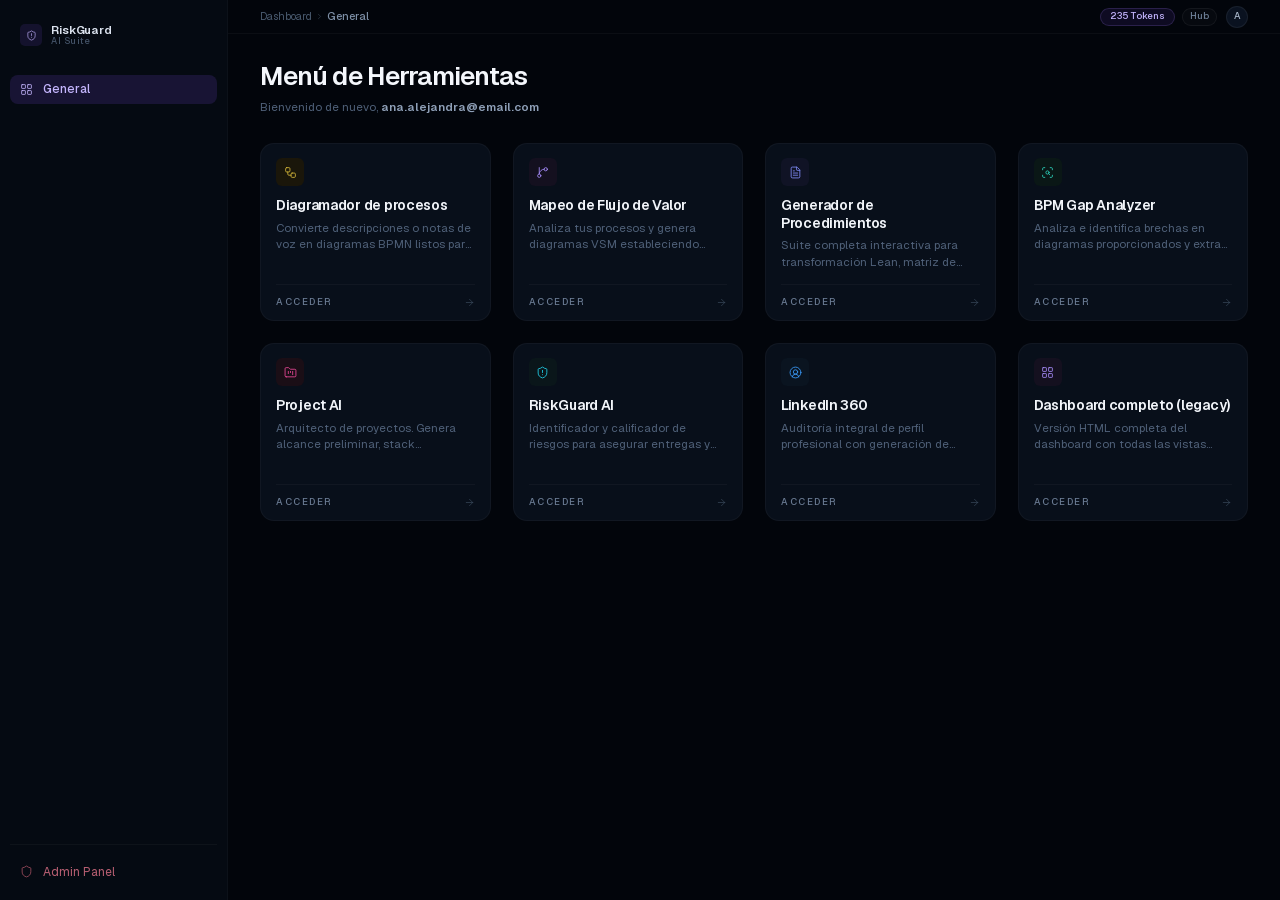
<file: index.html>
<!DOCTYPE html>
<html lang="es">
<head>
  <meta charset="UTF-8" />
  <meta name="viewport" content="width=device-width, initial-scale=1.0" />
  <meta http-equiv="refresh" content="0; url=./general.html" />
  <title>RiskGuard AI Suite</title>
  <link rel="icon" href="./favicon.ico" />
  <script>location.replace("./general.html");</script>
</head>
<body>
  <p>Redirigiendo al dashboard... <a href="./general.html">Continuar</a></p>
</body>
</html>
</file>
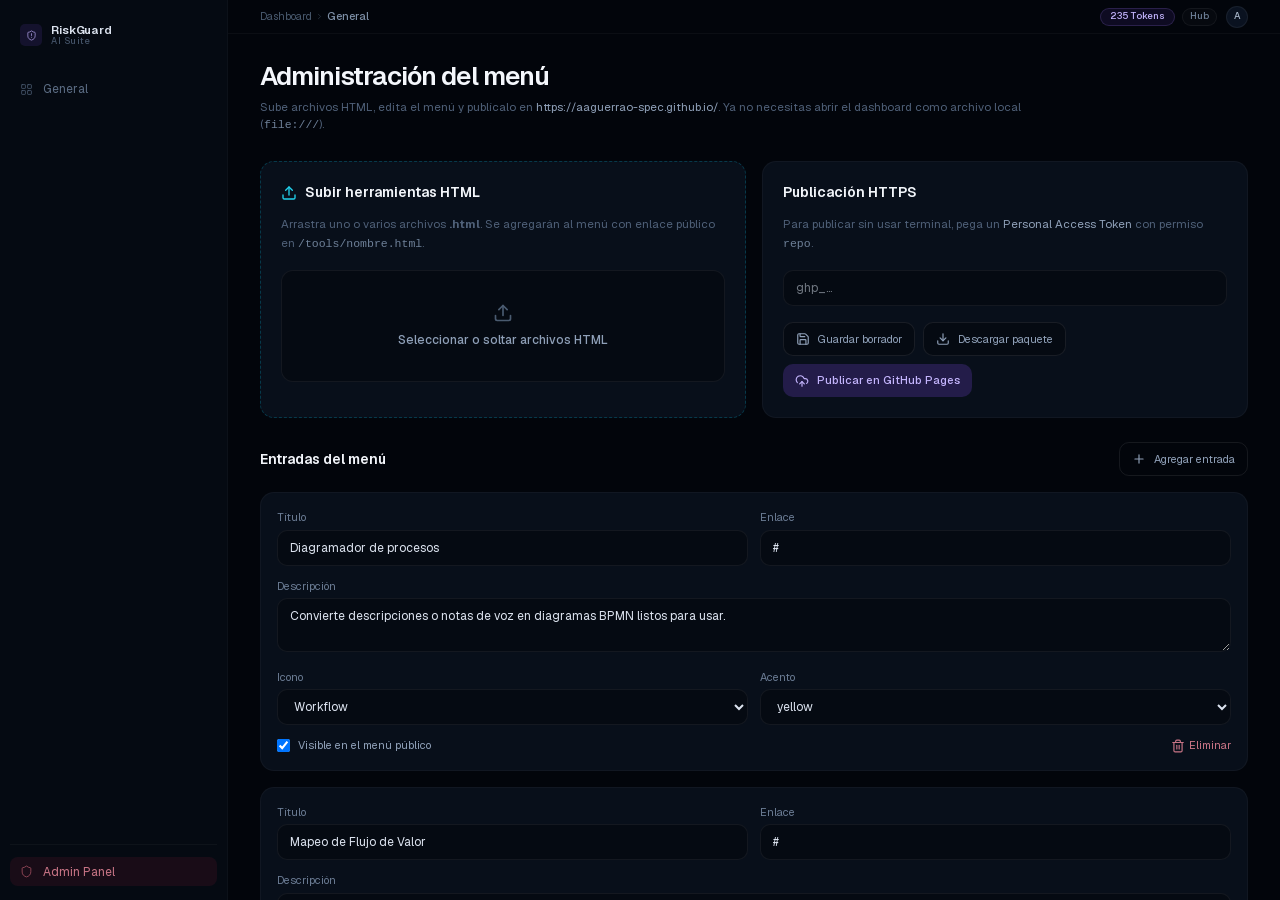
<file: admin.html>
<!DOCTYPE html><!--Y_5vMtNMdqfD98W3KLDuX--><html lang="es"><head><meta charSet="utf-8"/><meta name="viewport" content="width=device-width, initial-scale=1"/><link rel="preload" href="/_next/static/media/797e433ab948586e-s.p.29207c2f.woff2" as="font" crossorigin="" type="font/woff2"/><link rel="preload" href="/_next/static/media/caa3a2e1cccd8315-s.p.3b6cae6d.woff2" as="font" crossorigin="" type="font/woff2"/><link rel="stylesheet" href="/_next/static/chunks/315d7270d1f3c307.css" data-precedence="next"/><link rel="preload" as="script" fetchPriority="low" href="/_next/static/chunks/aaea1e64ef7e0faa.js"/><script src="/_next/static/chunks/db2a9a6742588eb7.js" async=""></script><script src="/_next/static/chunks/d4d3b5445f8b428b.js" async=""></script><script src="/_next/static/chunks/c20516c263ef3a09.js" async=""></script><script src="/_next/static/chunks/turbopack-f037570c5e388ef0.js" async=""></script><script src="/_next/static/chunks/ff1a16fafef87110.js" async=""></script><script src="/_next/static/chunks/7d5fd19a460be294.js" async=""></script><script src="/_next/static/chunks/4d5dcd26c0f8ccae.js" async=""></script><script src="/_next/static/chunks/01c8e048b6c92773.js" async=""></script><script src="/_next/static/chunks/7c9976714f6ba928.js" async=""></script><meta name="next-size-adjust" content=""/><title>RiskGuard AI Suite</title><meta name="description" content="Hub de herramientas AI empresariales — RiskGuard AI Suite"/><link rel="icon" href="/favicon.ico?favicon.0b3bf435.ico" sizes="256x256" type="image/x-icon"/><script src="/_next/static/chunks/a6dad97d9634a72d.js" noModule=""></script></head><body class="geist_a71539c9-module__T19VSG__variable geist_mono_8d43a2aa-module__8Li5zG__variable antialiased"><div hidden=""><!--$--><!--/$--></div><div class="flex h-screen w-full overflow-hidden bg-[#02050b]"><aside class="hidden h-full w-[228px] shrink-0 flex-col border-r border-white/[0.028] bg-[#050a12] md:flex"><div class="px-5 pb-0 pt-6"><a class="flex items-center gap-[9px]" href="/general"><div class="flex h-[22px] w-[22px] items-center justify-center rounded-[5px] bg-violet-500/[0.11]"><svg xmlns="http://www.w3.org/2000/svg" width="24" height="24" viewBox="0 0 24 24" fill="none" stroke="currentColor" stroke-width="1.65" stroke-linecap="round" stroke-linejoin="round" class="lucide lucide-shield-alert h-[11px] w-[11px] text-violet-300/85" aria-hidden="true"><path d="M20 13c0 5-3.5 7.5-7.66 8.95a1 1 0 0 1-.67-.01C7.5 20.5 4 18 4 13V6a1 1 0 0 1 1-1c2 0 4.5-1.2 6.24-2.72a1.17 1.17 0 0 1 1.52 0C14.51 3.81 17 5 19 5a1 1 0 0 1 1 1z"></path><path d="M12 8v4"></path><path d="M12 16h.01"></path></svg></div><div class="leading-[1.1]"><p class="text-[11.5px] font-semibold tracking-[-0.01em] text-[#dce3ef]">RiskGuard</p><p class="text-[9px] font-medium tracking-[0.06em] text-[#445368]">AI Suite</p></div></a></div><nav class="mt-7 flex flex-1 flex-col px-2.5"><ul class="space-y-[2px]"><li><a class="flex items-center gap-2.5 rounded-[8px] px-[10px] py-[8px] text-[12px] leading-none transition-colors duration-150 font-normal text-[#5c6d84] hover:bg-white/[0.015] hover:text-[#7a8ba3]" href="/general"><svg xmlns="http://www.w3.org/2000/svg" width="24" height="24" viewBox="0 0 24 24" fill="none" stroke="currentColor" stroke-width="1.5" stroke-linecap="round" stroke-linejoin="round" class="lucide lucide-layout-grid h-[13px] w-[13px] shrink-0 text-[#4a5b70]" aria-hidden="true"><rect width="7" height="7" x="3" y="3" rx="1"></rect><rect width="7" height="7" x="14" y="3" rx="1"></rect><rect width="7" height="7" x="14" y="14" rx="1"></rect><rect width="7" height="7" x="3" y="14" rx="1"></rect></svg><span class="truncate">General</span></a></li></ul><div class="mt-auto pb-3.5 pt-6"><div class="mb-3 h-px bg-white/[0.035]"></div><a class="flex items-center gap-2.5 rounded-[8px] px-[10px] py-[8px] text-[12px] font-normal leading-none transition-colors duration-150 bg-rose-500/[0.08] text-[#c97586]" href="/admin"><svg xmlns="http://www.w3.org/2000/svg" width="24" height="24" viewBox="0 0 24 24" fill="none" stroke="currentColor" stroke-width="1.5" stroke-linecap="round" stroke-linejoin="round" class="lucide lucide-shield h-[13px] w-[13px] shrink-0 text-[#a34f61]" aria-hidden="true"><path d="M20 13c0 5-3.5 7.5-7.66 8.95a1 1 0 0 1-.67-.01C7.5 20.5 4 18 4 13V6a1 1 0 0 1 1-1c2 0 4.5-1.2 6.24-2.72a1.17 1.17 0 0 1 1.52 0C14.51 3.81 17 5 19 5a1 1 0 0 1 1 1z"></path></svg><span>Admin Panel</span></a></div></nav></aside><div class="flex min-w-0 flex-1 flex-col"><header class="flex h-[34px] shrink-0 items-center justify-between border-b border-white/[0.035] bg-[#02050b] px-6 md:px-8"><nav aria-label="Breadcrumb" class="flex items-center gap-[3px]"><span class="flex items-center gap-[3px]"><span class="text-[10.5px] font-normal text-[#4a5b70]">Dashboard</span></span><span class="flex items-center gap-[3px]"><svg xmlns="http://www.w3.org/2000/svg" width="24" height="24" viewBox="0 0 24 24" fill="none" stroke="currentColor" stroke-width="1.5" stroke-linecap="round" stroke-linejoin="round" class="lucide lucide-chevron-right h-[9px] w-[9px] text-[#364657]" aria-hidden="true"><path d="m9 18 6-6-6-6"></path></svg><span class="text-[10.5px] font-medium text-[#7d8fa6]">Administración</span></span></nav><div class="flex items-center gap-[7px]"><span class="inline-flex h-[18px] items-center rounded-full border border-violet-400/18 bg-violet-500/[0.09] px-[9px] text-[9.5px] font-medium tracking-[0.01em] text-[#c4b5fd]">235 Tokens</span><span class="inline-flex h-[18px] items-center rounded-full border border-white/[0.055] bg-white/[0.02] px-[7px] text-[9.5px] font-medium text-[#6e8098]">Hub</span><div class="ml-0.5 flex h-[22px] w-[22px] items-center justify-center rounded-full border border-white/[0.06] bg-[#0a1220] text-[9.5px] font-medium text-[#a8b6c9]">A</div></div></header><main class="flex-1 overflow-y-auto bg-[#02050b]"><div class="px-6 pb-10 pt-7 md:px-8"><p class="text-[12px] text-[#5a6b84]">Cargando panel de administración...</p></div><!--$--><!--/$--></main></div></div><script src="/_next/static/chunks/aaea1e64ef7e0faa.js" id="_R_" async=""></script><script>(self.__next_f=self.__next_f||[]).push([0])</script><script>self.__next_f.push([1,"1:\"$Sreact.fragment\"\n2:I[39756,[\"/_next/static/chunks/ff1a16fafef87110.js\",\"/_next/static/chunks/7d5fd19a460be294.js\"],\"default\"]\n3:I[37457,[\"/_next/static/chunks/ff1a16fafef87110.js\",\"/_next/static/chunks/7d5fd19a460be294.js\"],\"default\"]\n4:I[2294,[\"/_next/static/chunks/4d5dcd26c0f8ccae.js\",\"/_next/static/chunks/01c8e048b6c92773.js\"],\"AppSidebar\"]\n5:I[32542,[\"/_next/static/chunks/4d5dcd26c0f8ccae.js\",\"/_next/static/chunks/01c8e048b6c92773.js\"],\"AppTopbar\"]\n6:I[47257,[\"/_next/static/chunks/ff1a16fafef87110.js\",\"/_next/static/chunks/7d5fd19a460be294.js\"],\"ClientPageRoot\"]\n7:I[17056,[\"/_next/static/chunks/4d5dcd26c0f8ccae.js\",\"/_next/static/chunks/01c8e048b6c92773.js\",\"/_next/static/chunks/7c9976714f6ba928.js\"],\"default\"]\na:I[97367,[\"/_next/static/chunks/ff1a16fafef87110.js\",\"/_next/static/chunks/7d5fd19a460be294.js\"],\"OutletBoundary\"]\nc:I[11533,[\"/_next/static/chunks/ff1a16fafef87110.js\",\"/_next/static/chunks/7d5fd19a460be294.js\"],\"AsyncMetadataOutlet\"]\ne:I[97367,[\"/_next/static/chunks/ff1a16fafef87110.js\",\"/_next/static/chunks/7d5fd19a460be294.js\"],\"ViewportBoundary\"]\n10:I[97367,[\"/_next/static/chunks/ff1a16fafef87110.js\",\"/_next/static/chunks/7d5fd19a460be294.js\"],\"MetadataBoundary\"]\n11:\"$Sreact.suspense\"\n13:I[68027,[],\"default\"]\n:HL[\"/_next/static/chunks/315d7270d1f3c307.css\",\"style\"]\n:HL[\"/_next/static/media/797e433ab948586e-s.p.29207c2f.woff2\",\"font\",{\"crossOrigin\":\"\",\"type\":\"font/woff2\"}]\n:HL[\"/_next/static/media/caa3a2e1cccd8315-s.p.3b6cae6d.woff2\",\"font\",{\"crossOrigin\":\"\",\"type\":\"font/woff2\"}]\n"])</script><script>self.__next_f.push([1,"0:{\"P\":null,\"b\":\"Y_5vMtNMdqfD98W3KLDuX\",\"p\":\"\",\"c\":[\"\",\"admin\"],\"i\":false,\"f\":[[[\"\",{\"children\":[\"(dashboard)\",{\"children\":[\"admin\",{\"children\":[\"__PAGE__\",{}]}]}]},\"$undefined\",\"$undefined\",true],[\"\",[\"$\",\"$1\",\"c\",{\"children\":[[[\"$\",\"link\",\"0\",{\"rel\":\"stylesheet\",\"href\":\"/_next/static/chunks/315d7270d1f3c307.css\",\"precedence\":\"next\",\"crossOrigin\":\"$undefined\",\"nonce\":\"$undefined\"}]],[\"$\",\"html\",null,{\"lang\":\"es\",\"children\":[\"$\",\"body\",null,{\"className\":\"geist_a71539c9-module__T19VSG__variable geist_mono_8d43a2aa-module__8Li5zG__variable antialiased\",\"children\":[\"$\",\"$L2\",null,{\"parallelRouterKey\":\"children\",\"error\":\"$undefined\",\"errorStyles\":\"$undefined\",\"errorScripts\":\"$undefined\",\"template\":[\"$\",\"$L3\",null,{}],\"templateStyles\":\"$undefined\",\"templateScripts\":\"$undefined\",\"notFound\":[[[\"$\",\"title\",null,{\"children\":\"404: This page could not be found.\"}],[\"$\",\"div\",null,{\"style\":{\"fontFamily\":\"system-ui,\\\"Segoe UI\\\",Roboto,Helvetica,Arial,sans-serif,\\\"Apple Color Emoji\\\",\\\"Segoe UI Emoji\\\"\",\"height\":\"100vh\",\"textAlign\":\"center\",\"display\":\"flex\",\"flexDirection\":\"column\",\"alignItems\":\"center\",\"justifyContent\":\"center\"},\"children\":[\"$\",\"div\",null,{\"children\":[[\"$\",\"style\",null,{\"dangerouslySetInnerHTML\":{\"__html\":\"body{color:#000;background:#fff;margin:0}.next-error-h1{border-right:1px solid rgba(0,0,0,.3)}@media (prefers-color-scheme:dark){body{color:#fff;background:#000}.next-error-h1{border-right:1px solid rgba(255,255,255,.3)}}\"}}],[\"$\",\"h1\",null,{\"className\":\"next-error-h1\",\"style\":{\"display\":\"inline-block\",\"margin\":\"0 20px 0 0\",\"padding\":\"0 23px 0 0\",\"fontSize\":24,\"fontWeight\":500,\"verticalAlign\":\"top\",\"lineHeight\":\"49px\"},\"children\":404}],[\"$\",\"div\",null,{\"style\":{\"display\":\"inline-block\"},\"children\":[\"$\",\"h2\",null,{\"style\":{\"fontSize\":14,\"fontWeight\":400,\"lineHeight\":\"49px\",\"margin\":0},\"children\":\"This page could not be found.\"}]}]]}]}]],[]],\"forbidden\":\"$undefined\",\"unauthorized\":\"$undefined\"}]}]}]]}],{\"children\":[\"(dashboard)\",[\"$\",\"$1\",\"c\",{\"children\":[[[\"$\",\"script\",\"script-0\",{\"src\":\"/_next/static/chunks/4d5dcd26c0f8ccae.js\",\"async\":true,\"nonce\":\"$undefined\"}],[\"$\",\"script\",\"script-1\",{\"src\":\"/_next/static/chunks/01c8e048b6c92773.js\",\"async\":true,\"nonce\":\"$undefined\"}]],[\"$\",\"div\",null,{\"className\":\"flex h-screen w-full overflow-hidden bg-[#02050b]\",\"children\":[[\"$\",\"$L4\",null,{}],[\"$\",\"div\",null,{\"className\":\"flex min-w-0 flex-1 flex-col\",\"children\":[[\"$\",\"$L5\",null,{}],[\"$\",\"main\",null,{\"className\":\"flex-1 overflow-y-auto bg-[#02050b]\",\"children\":[\"$\",\"$L2\",null,{\"parallelRouterKey\":\"children\",\"error\":\"$undefined\",\"errorStyles\":\"$undefined\",\"errorScripts\":\"$undefined\",\"template\":[\"$\",\"$L3\",null,{}],\"templateStyles\":\"$undefined\",\"templateScripts\":\"$undefined\",\"notFound\":[[[\"$\",\"title\",null,{\"children\":\"404: This page could not be found.\"}],[\"$\",\"div\",null,{\"style\":\"$0:f:0:1:1:props:children:1:props:children:props:children:props:notFound:0:1:props:style\",\"children\":[\"$\",\"div\",null,{\"children\":[[\"$\",\"style\",null,{\"dangerouslySetInnerHTML\":{\"__html\":\"body{color:#000;background:#fff;margin:0}.next-error-h1{border-right:1px solid rgba(0,0,0,.3)}@media (prefers-color-scheme:dark){body{color:#fff;background:#000}.next-error-h1{border-right:1px solid rgba(255,255,255,.3)}}\"}}],[\"$\",\"h1\",null,{\"className\":\"next-error-h1\",\"style\":\"$0:f:0:1:1:props:children:1:props:children:props:children:props:notFound:0:1:props:children:props:children:1:props:style\",\"children\":404}],[\"$\",\"div\",null,{\"style\":\"$0:f:0:1:1:props:children:1:props:children:props:children:props:notFound:0:1:props:children:props:children:2:props:style\",\"children\":[\"$\",\"h2\",null,{\"style\":\"$0:f:0:1:1:props:children:1:props:children:props:children:props:notFound:0:1:props:children:props:children:2:props:children:props:style\",\"children\":\"This page could not be found.\"}]}]]}]}]],[]],\"forbidden\":\"$undefined\",\"unauthorized\":\"$undefined\"}]}]]}]]}]]}],{\"children\":[\"admin\",[\"$\",\"$1\",\"c\",{\"children\":[null,[\"$\",\"$L2\",null,{\"parallelRouterKey\":\"children\",\"error\":\"$undefined\",\"errorStyles\":\"$undefined\",\"errorScripts\":\"$undefined\",\"template\":[\"$\",\"$L3\",null,{}],\"templateStyles\":\"$undefined\",\"templateScripts\":\"$undefined\",\"notFound\":\"$undefined\",\"forbidden\":\"$undefined\",\"unauthorized\":\"$undefined\"}]]}],{\"children\":[\"__PAGE__\",[\"$\",\"$1\",\"c\",{\"children\":[[\"$\",\"$L6\",null,{\"Component\":\"$7\",\"searchParams\":{},\"params\":{},\"promises\":[\"$@8\",\"$@9\"]}],[[\"$\",\"script\",\"script-0\",{\"src\":\"/_next/static/chunks/7c9976714f6ba928.js\",\"async\":true,\"nonce\":\"$undefined\"}]],[\"$\",\"$La\",null,{\"children\":[\"$Lb\",[\"$\",\"$Lc\",null,{\"promise\":\"$@d\"}]]}]]}],{},null,false]},null,false]},null,false]},null,false],[\"$\",\"$1\",\"h\",{\"children\":[null,[[\"$\",\"$Le\",null,{\"children\":\"$Lf\"}],[\"$\",\"meta\",null,{\"name\":\"next-size-adjust\",\"content\":\"\"}]],[\"$\",\"$L10\",null,{\"children\":[\"$\",\"div\",null,{\"hidden\":true,\"children\":[\"$\",\"$11\",null,{\"fallback\":null,\"children\":\"$L12\"}]}]}]]}],false]],\"m\":\"$undefined\",\"G\":[\"$13\",[[\"$\",\"link\",\"0\",{\"rel\":\"stylesheet\",\"href\":\"/_next/static/chunks/315d7270d1f3c307.css\",\"precedence\":\"next\",\"crossOrigin\":\"$undefined\",\"nonce\":\"$undefined\"}]]],\"s\":false,\"S\":true}\n"])</script><script>self.__next_f.push([1,"8:{}\n9:\"$0:f:0:1:2:children:2:children:2:children:1:props:children:0:props:params\"\n"])</script><script>self.__next_f.push([1,"f:[[\"$\",\"meta\",\"0\",{\"charSet\":\"utf-8\"}],[\"$\",\"meta\",\"1\",{\"name\":\"viewport\",\"content\":\"width=device-width, initial-scale=1\"}]]\nb:null\n"])</script><script>self.__next_f.push([1,"14:I[27201,[\"/_next/static/chunks/ff1a16fafef87110.js\",\"/_next/static/chunks/7d5fd19a460be294.js\"],\"IconMark\"]\nd:{\"metadata\":[[\"$\",\"title\",\"0\",{\"children\":\"RiskGuard AI Suite\"}],[\"$\",\"meta\",\"1\",{\"name\":\"description\",\"content\":\"Hub de herramientas AI empresariales — RiskGuard AI Suite\"}],[\"$\",\"link\",\"2\",{\"rel\":\"icon\",\"href\":\"/favicon.ico?favicon.0b3bf435.ico\",\"sizes\":\"256x256\",\"type\":\"image/x-icon\"}],[\"$\",\"$L14\",\"3\",{}]],\"error\":null,\"digest\":\"$undefined\"}\n"])</script><script>self.__next_f.push([1,"12:\"$d:metadata\"\n"])</script></body></html>
</file>
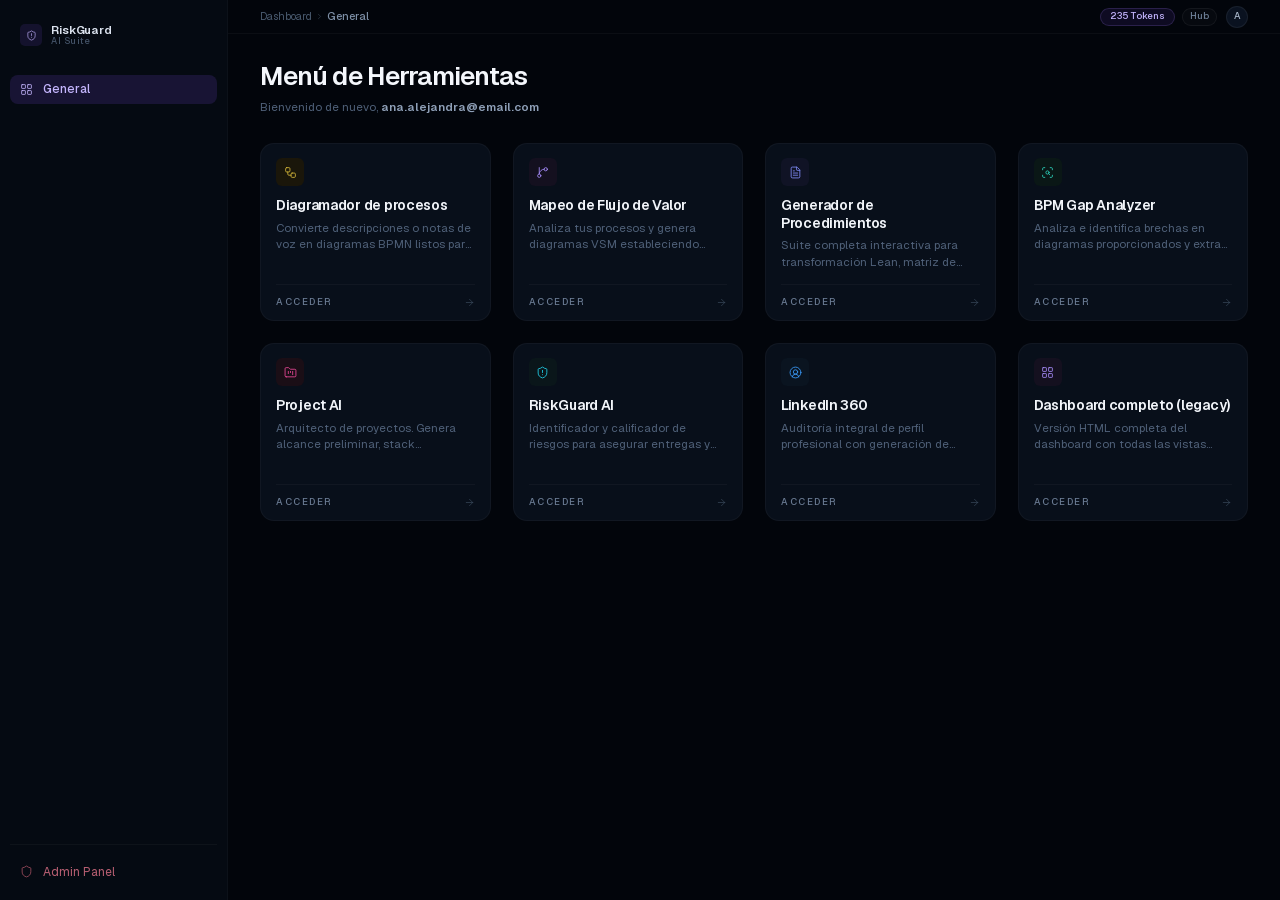
<file: general.html>
<!DOCTYPE html><!--Y_5vMtNMdqfD98W3KLDuX--><html lang="es"><head><meta charSet="utf-8"/><meta name="viewport" content="width=device-width, initial-scale=1"/><link rel="preload" href="/_next/static/media/797e433ab948586e-s.p.29207c2f.woff2" as="font" crossorigin="" type="font/woff2"/><link rel="preload" href="/_next/static/media/caa3a2e1cccd8315-s.p.3b6cae6d.woff2" as="font" crossorigin="" type="font/woff2"/><link rel="stylesheet" href="/_next/static/chunks/315d7270d1f3c307.css" data-precedence="next"/><link rel="preload" as="script" fetchPriority="low" href="/_next/static/chunks/aaea1e64ef7e0faa.js"/><script src="/_next/static/chunks/db2a9a6742588eb7.js" async=""></script><script src="/_next/static/chunks/d4d3b5445f8b428b.js" async=""></script><script src="/_next/static/chunks/c20516c263ef3a09.js" async=""></script><script src="/_next/static/chunks/turbopack-f037570c5e388ef0.js" async=""></script><script src="/_next/static/chunks/ff1a16fafef87110.js" async=""></script><script src="/_next/static/chunks/7d5fd19a460be294.js" async=""></script><script src="/_next/static/chunks/4d5dcd26c0f8ccae.js" async=""></script><script src="/_next/static/chunks/01c8e048b6c92773.js" async=""></script><script src="/_next/static/chunks/76072d22c10c9a6a.js" async=""></script><meta name="next-size-adjust" content=""/><title>RiskGuard AI Suite</title><meta name="description" content="Hub de herramientas AI empresariales — RiskGuard AI Suite"/><link rel="icon" href="/favicon.ico?favicon.0b3bf435.ico" sizes="256x256" type="image/x-icon"/><script src="/_next/static/chunks/a6dad97d9634a72d.js" noModule=""></script></head><body class="geist_a71539c9-module__T19VSG__variable geist_mono_8d43a2aa-module__8Li5zG__variable antialiased"><div hidden=""><!--$--><!--/$--></div><div class="flex h-screen w-full overflow-hidden bg-[#02050b]"><aside class="hidden h-full w-[228px] shrink-0 flex-col border-r border-white/[0.028] bg-[#050a12] md:flex"><div class="px-5 pb-0 pt-6"><a class="flex items-center gap-[9px]" href="/general"><div class="flex h-[22px] w-[22px] items-center justify-center rounded-[5px] bg-violet-500/[0.11]"><svg xmlns="http://www.w3.org/2000/svg" width="24" height="24" viewBox="0 0 24 24" fill="none" stroke="currentColor" stroke-width="1.65" stroke-linecap="round" stroke-linejoin="round" class="lucide lucide-shield-alert h-[11px] w-[11px] text-violet-300/85" aria-hidden="true"><path d="M20 13c0 5-3.5 7.5-7.66 8.95a1 1 0 0 1-.67-.01C7.5 20.5 4 18 4 13V6a1 1 0 0 1 1-1c2 0 4.5-1.2 6.24-2.72a1.17 1.17 0 0 1 1.52 0C14.51 3.81 17 5 19 5a1 1 0 0 1 1 1z"></path><path d="M12 8v4"></path><path d="M12 16h.01"></path></svg></div><div class="leading-[1.1]"><p class="text-[11.5px] font-semibold tracking-[-0.01em] text-[#dce3ef]">RiskGuard</p><p class="text-[9px] font-medium tracking-[0.06em] text-[#445368]">AI Suite</p></div></a></div><nav class="mt-7 flex flex-1 flex-col px-2.5"><ul class="space-y-[2px]"><li><a class="flex items-center gap-2.5 rounded-[8px] px-[10px] py-[8px] text-[12px] leading-none transition-colors duration-150 bg-violet-500/[0.14] font-medium text-[#c4b5fd]" href="/general"><svg xmlns="http://www.w3.org/2000/svg" width="24" height="24" viewBox="0 0 24 24" fill="none" stroke="currentColor" stroke-width="1.5" stroke-linecap="round" stroke-linejoin="round" class="lucide lucide-layout-grid h-[13px] w-[13px] shrink-0 text-[#c4b5fd]" aria-hidden="true"><rect width="7" height="7" x="3" y="3" rx="1"></rect><rect width="7" height="7" x="14" y="3" rx="1"></rect><rect width="7" height="7" x="14" y="14" rx="1"></rect><rect width="7" height="7" x="3" y="14" rx="1"></rect></svg><span class="truncate">General</span></a></li></ul><div class="mt-auto pb-3.5 pt-6"><div class="mb-3 h-px bg-white/[0.035]"></div><a class="flex items-center gap-2.5 rounded-[8px] px-[10px] py-[8px] text-[12px] font-normal leading-none transition-colors duration-150 text-[#b85f72] hover:bg-rose-500/[0.04] hover:text-[#c97586]" href="/admin"><svg xmlns="http://www.w3.org/2000/svg" width="24" height="24" viewBox="0 0 24 24" fill="none" stroke="currentColor" stroke-width="1.5" stroke-linecap="round" stroke-linejoin="round" class="lucide lucide-shield h-[13px] w-[13px] shrink-0 text-[#a34f61]" aria-hidden="true"><path d="M20 13c0 5-3.5 7.5-7.66 8.95a1 1 0 0 1-.67-.01C7.5 20.5 4 18 4 13V6a1 1 0 0 1 1-1c2 0 4.5-1.2 6.24-2.72a1.17 1.17 0 0 1 1.52 0C14.51 3.81 17 5 19 5a1 1 0 0 1 1 1z"></path></svg><span>Admin Panel</span></a></div></nav></aside><div class="flex min-w-0 flex-1 flex-col"><header class="flex h-[34px] shrink-0 items-center justify-between border-b border-white/[0.035] bg-[#02050b] px-6 md:px-8"><nav aria-label="Breadcrumb" class="flex items-center gap-[3px]"><span class="flex items-center gap-[3px]"><span class="text-[10.5px] font-normal text-[#4a5b70]">Dashboard</span></span><span class="flex items-center gap-[3px]"><svg xmlns="http://www.w3.org/2000/svg" width="24" height="24" viewBox="0 0 24 24" fill="none" stroke="currentColor" stroke-width="1.5" stroke-linecap="round" stroke-linejoin="round" class="lucide lucide-chevron-right h-[9px] w-[9px] text-[#364657]" aria-hidden="true"><path d="m9 18 6-6-6-6"></path></svg><span class="text-[10.5px] font-medium text-[#7d8fa6]">General</span></span></nav><div class="flex items-center gap-[7px]"><span class="inline-flex h-[18px] items-center rounded-full border border-violet-400/18 bg-violet-500/[0.09] px-[9px] text-[9.5px] font-medium tracking-[0.01em] text-[#c4b5fd]">235 Tokens</span><span class="inline-flex h-[18px] items-center rounded-full border border-white/[0.055] bg-white/[0.02] px-[7px] text-[9.5px] font-medium text-[#6e8098]">Hub</span><div class="ml-0.5 flex h-[22px] w-[22px] items-center justify-center rounded-full border border-white/[0.06] bg-[#0a1220] text-[9.5px] font-medium text-[#a8b6c9]">A</div></div></header><main class="flex-1 overflow-y-auto bg-[#02050b]"><div class="px-6 pb-10 pt-7 md:px-8"><header class="mb-7"><h1 class="text-[26px] font-semibold leading-[1.15] tracking-[-0.035em] text-[#f4f7fc]">Menú de Herramientas</h1><p class="mt-[6px] text-[11.5px] leading-normal text-[#4f6078]">Bienvenido de nuevo,<!-- --> <span class="font-semibold text-[#8fa0b8]">ana.alejandra@email.com</span></p></header><div class="rounded-[14px] border border-white/[0.035] bg-[#080f1a] px-5 py-8 text-[12px] text-[#5a6b84]">Cargando menú de herramientas...</div></div><!--$--><!--/$--></main></div></div><script src="/_next/static/chunks/aaea1e64ef7e0faa.js" id="_R_" async=""></script><script>(self.__next_f=self.__next_f||[]).push([0])</script><script>self.__next_f.push([1,"1:\"$Sreact.fragment\"\n2:I[39756,[\"/_next/static/chunks/ff1a16fafef87110.js\",\"/_next/static/chunks/7d5fd19a460be294.js\"],\"default\"]\n3:I[37457,[\"/_next/static/chunks/ff1a16fafef87110.js\",\"/_next/static/chunks/7d5fd19a460be294.js\"],\"default\"]\n4:I[2294,[\"/_next/static/chunks/4d5dcd26c0f8ccae.js\",\"/_next/static/chunks/01c8e048b6c92773.js\"],\"AppSidebar\"]\n5:I[32542,[\"/_next/static/chunks/4d5dcd26c0f8ccae.js\",\"/_next/static/chunks/01c8e048b6c92773.js\"],\"AppTopbar\"]\n6:I[964,[\"/_next/static/chunks/4d5dcd26c0f8ccae.js\",\"/_next/static/chunks/01c8e048b6c92773.js\",\"/_next/static/chunks/76072d22c10c9a6a.js\"],\"ToolsGrid\"]\n7:I[97367,[\"/_next/static/chunks/ff1a16fafef87110.js\",\"/_next/static/chunks/7d5fd19a460be294.js\"],\"OutletBoundary\"]\n9:I[11533,[\"/_next/static/chunks/ff1a16fafef87110.js\",\"/_next/static/chunks/7d5fd19a460be294.js\"],\"AsyncMetadataOutlet\"]\nb:I[97367,[\"/_next/static/chunks/ff1a16fafef87110.js\",\"/_next/static/chunks/7d5fd19a460be294.js\"],\"ViewportBoundary\"]\nd:I[97367,[\"/_next/static/chunks/ff1a16fafef87110.js\",\"/_next/static/chunks/7d5fd19a460be294.js\"],\"MetadataBoundary\"]\ne:\"$Sreact.suspense\"\n10:I[68027,[],\"default\"]\n:HL[\"/_next/static/chunks/315d7270d1f3c307.css\",\"style\"]\n:HL[\"/_next/static/media/797e433ab948586e-s.p.29207c2f.woff2\",\"font\",{\"crossOrigin\":\"\",\"type\":\"font/woff2\"}]\n:HL[\"/_next/static/media/caa3a2e1cccd8315-s.p.3b6cae6d.woff2\",\"font\",{\"crossOrigin\":\"\",\"type\":\"font/woff2\"}]\n"])</script><script>self.__next_f.push([1,"0:{\"P\":null,\"b\":\"Y_5vMtNMdqfD98W3KLDuX\",\"p\":\"\",\"c\":[\"\",\"general\"],\"i\":false,\"f\":[[[\"\",{\"children\":[\"(dashboard)\",{\"children\":[\"general\",{\"children\":[\"__PAGE__\",{}]}]}]},\"$undefined\",\"$undefined\",true],[\"\",[\"$\",\"$1\",\"c\",{\"children\":[[[\"$\",\"link\",\"0\",{\"rel\":\"stylesheet\",\"href\":\"/_next/static/chunks/315d7270d1f3c307.css\",\"precedence\":\"next\",\"crossOrigin\":\"$undefined\",\"nonce\":\"$undefined\"}]],[\"$\",\"html\",null,{\"lang\":\"es\",\"children\":[\"$\",\"body\",null,{\"className\":\"geist_a71539c9-module__T19VSG__variable geist_mono_8d43a2aa-module__8Li5zG__variable antialiased\",\"children\":[\"$\",\"$L2\",null,{\"parallelRouterKey\":\"children\",\"error\":\"$undefined\",\"errorStyles\":\"$undefined\",\"errorScripts\":\"$undefined\",\"template\":[\"$\",\"$L3\",null,{}],\"templateStyles\":\"$undefined\",\"templateScripts\":\"$undefined\",\"notFound\":[[[\"$\",\"title\",null,{\"children\":\"404: This page could not be found.\"}],[\"$\",\"div\",null,{\"style\":{\"fontFamily\":\"system-ui,\\\"Segoe UI\\\",Roboto,Helvetica,Arial,sans-serif,\\\"Apple Color Emoji\\\",\\\"Segoe UI Emoji\\\"\",\"height\":\"100vh\",\"textAlign\":\"center\",\"display\":\"flex\",\"flexDirection\":\"column\",\"alignItems\":\"center\",\"justifyContent\":\"center\"},\"children\":[\"$\",\"div\",null,{\"children\":[[\"$\",\"style\",null,{\"dangerouslySetInnerHTML\":{\"__html\":\"body{color:#000;background:#fff;margin:0}.next-error-h1{border-right:1px solid rgba(0,0,0,.3)}@media (prefers-color-scheme:dark){body{color:#fff;background:#000}.next-error-h1{border-right:1px solid rgba(255,255,255,.3)}}\"}}],[\"$\",\"h1\",null,{\"className\":\"next-error-h1\",\"style\":{\"display\":\"inline-block\",\"margin\":\"0 20px 0 0\",\"padding\":\"0 23px 0 0\",\"fontSize\":24,\"fontWeight\":500,\"verticalAlign\":\"top\",\"lineHeight\":\"49px\"},\"children\":404}],[\"$\",\"div\",null,{\"style\":{\"display\":\"inline-block\"},\"children\":[\"$\",\"h2\",null,{\"style\":{\"fontSize\":14,\"fontWeight\":400,\"lineHeight\":\"49px\",\"margin\":0},\"children\":\"This page could not be found.\"}]}]]}]}]],[]],\"forbidden\":\"$undefined\",\"unauthorized\":\"$undefined\"}]}]}]]}],{\"children\":[\"(dashboard)\",[\"$\",\"$1\",\"c\",{\"children\":[[[\"$\",\"script\",\"script-0\",{\"src\":\"/_next/static/chunks/4d5dcd26c0f8ccae.js\",\"async\":true,\"nonce\":\"$undefined\"}],[\"$\",\"script\",\"script-1\",{\"src\":\"/_next/static/chunks/01c8e048b6c92773.js\",\"async\":true,\"nonce\":\"$undefined\"}]],[\"$\",\"div\",null,{\"className\":\"flex h-screen w-full overflow-hidden bg-[#02050b]\",\"children\":[[\"$\",\"$L4\",null,{}],[\"$\",\"div\",null,{\"className\":\"flex min-w-0 flex-1 flex-col\",\"children\":[[\"$\",\"$L5\",null,{}],[\"$\",\"main\",null,{\"className\":\"flex-1 overflow-y-auto bg-[#02050b]\",\"children\":[\"$\",\"$L2\",null,{\"parallelRouterKey\":\"children\",\"error\":\"$undefined\",\"errorStyles\":\"$undefined\",\"errorScripts\":\"$undefined\",\"template\":[\"$\",\"$L3\",null,{}],\"templateStyles\":\"$undefined\",\"templateScripts\":\"$undefined\",\"notFound\":[[[\"$\",\"title\",null,{\"children\":\"404: This page could not be found.\"}],[\"$\",\"div\",null,{\"style\":\"$0:f:0:1:1:props:children:1:props:children:props:children:props:notFound:0:1:props:style\",\"children\":[\"$\",\"div\",null,{\"children\":[[\"$\",\"style\",null,{\"dangerouslySetInnerHTML\":{\"__html\":\"body{color:#000;background:#fff;margin:0}.next-error-h1{border-right:1px solid rgba(0,0,0,.3)}@media (prefers-color-scheme:dark){body{color:#fff;background:#000}.next-error-h1{border-right:1px solid rgba(255,255,255,.3)}}\"}}],[\"$\",\"h1\",null,{\"className\":\"next-error-h1\",\"style\":\"$0:f:0:1:1:props:children:1:props:children:props:children:props:notFound:0:1:props:children:props:children:1:props:style\",\"children\":404}],[\"$\",\"div\",null,{\"style\":\"$0:f:0:1:1:props:children:1:props:children:props:children:props:notFound:0:1:props:children:props:children:2:props:style\",\"children\":[\"$\",\"h2\",null,{\"style\":\"$0:f:0:1:1:props:children:1:props:children:props:children:props:notFound:0:1:props:children:props:children:2:props:children:props:style\",\"children\":\"This page could not be found.\"}]}]]}]}]],[]],\"forbidden\":\"$undefined\",\"unauthorized\":\"$undefined\"}]}]]}]]}]]}],{\"children\":[\"general\",[\"$\",\"$1\",\"c\",{\"children\":[null,[\"$\",\"$L2\",null,{\"parallelRouterKey\":\"children\",\"error\":\"$undefined\",\"errorStyles\":\"$undefined\",\"errorScripts\":\"$undefined\",\"template\":[\"$\",\"$L3\",null,{}],\"templateStyles\":\"$undefined\",\"templateScripts\":\"$undefined\",\"notFound\":\"$undefined\",\"forbidden\":\"$undefined\",\"unauthorized\":\"$undefined\"}]]}],{\"children\":[\"__PAGE__\",[\"$\",\"$1\",\"c\",{\"children\":[[\"$\",\"div\",null,{\"className\":\"px-6 pb-10 pt-7 md:px-8\",\"children\":[[\"$\",\"header\",null,{\"className\":\"mb-7\",\"children\":[[\"$\",\"h1\",null,{\"className\":\"text-[26px] font-semibold leading-[1.15] tracking-[-0.035em] text-[#f4f7fc]\",\"children\":\"Menú de Herramientas\"}],[\"$\",\"p\",null,{\"className\":\"mt-[6px] text-[11.5px] leading-normal text-[#4f6078]\",\"children\":[\"Bienvenido de nuevo,\",\" \",[\"$\",\"span\",null,{\"className\":\"font-semibold text-[#8fa0b8]\",\"children\":\"ana.alejandra@email.com\"}]]}]]}],[\"$\",\"$L6\",null,{}]]}],[[\"$\",\"script\",\"script-0\",{\"src\":\"/_next/static/chunks/76072d22c10c9a6a.js\",\"async\":true,\"nonce\":\"$undefined\"}]],[\"$\",\"$L7\",null,{\"children\":[\"$L8\",[\"$\",\"$L9\",null,{\"promise\":\"$@a\"}]]}]]}],{},null,false]},null,false]},null,false]},null,false],[\"$\",\"$1\",\"h\",{\"children\":[null,[[\"$\",\"$Lb\",null,{\"children\":\"$Lc\"}],[\"$\",\"meta\",null,{\"name\":\"next-size-adjust\",\"content\":\"\"}]],[\"$\",\"$Ld\",null,{\"children\":[\"$\",\"div\",null,{\"hidden\":true,\"children\":[\"$\",\"$e\",null,{\"fallback\":null,\"children\":\"$Lf\"}]}]}]]}],false]],\"m\":\"$undefined\",\"G\":[\"$10\",[[\"$\",\"link\",\"0\",{\"rel\":\"stylesheet\",\"href\":\"/_next/static/chunks/315d7270d1f3c307.css\",\"precedence\":\"next\",\"crossOrigin\":\"$undefined\",\"nonce\":\"$undefined\"}]]],\"s\":false,\"S\":true}\n"])</script><script>self.__next_f.push([1,"c:[[\"$\",\"meta\",\"0\",{\"charSet\":\"utf-8\"}],[\"$\",\"meta\",\"1\",{\"name\":\"viewport\",\"content\":\"width=device-width, initial-scale=1\"}]]\n8:null\n"])</script><script>self.__next_f.push([1,"11:I[27201,[\"/_next/static/chunks/ff1a16fafef87110.js\",\"/_next/static/chunks/7d5fd19a460be294.js\"],\"IconMark\"]\na:{\"metadata\":[[\"$\",\"title\",\"0\",{\"children\":\"RiskGuard AI Suite\"}],[\"$\",\"meta\",\"1\",{\"name\":\"description\",\"content\":\"Hub de herramientas AI empresariales — RiskGuard AI Suite\"}],[\"$\",\"link\",\"2\",{\"rel\":\"icon\",\"href\":\"/favicon.ico?favicon.0b3bf435.ico\",\"sizes\":\"256x256\",\"type\":\"image/x-icon\"}],[\"$\",\"$L11\",\"3\",{}]],\"error\":null,\"digest\":\"$undefined\"}\n"])</script><script>self.__next_f.push([1,"f:\"$a:metadata\"\n"])</script></body></html>
</file>
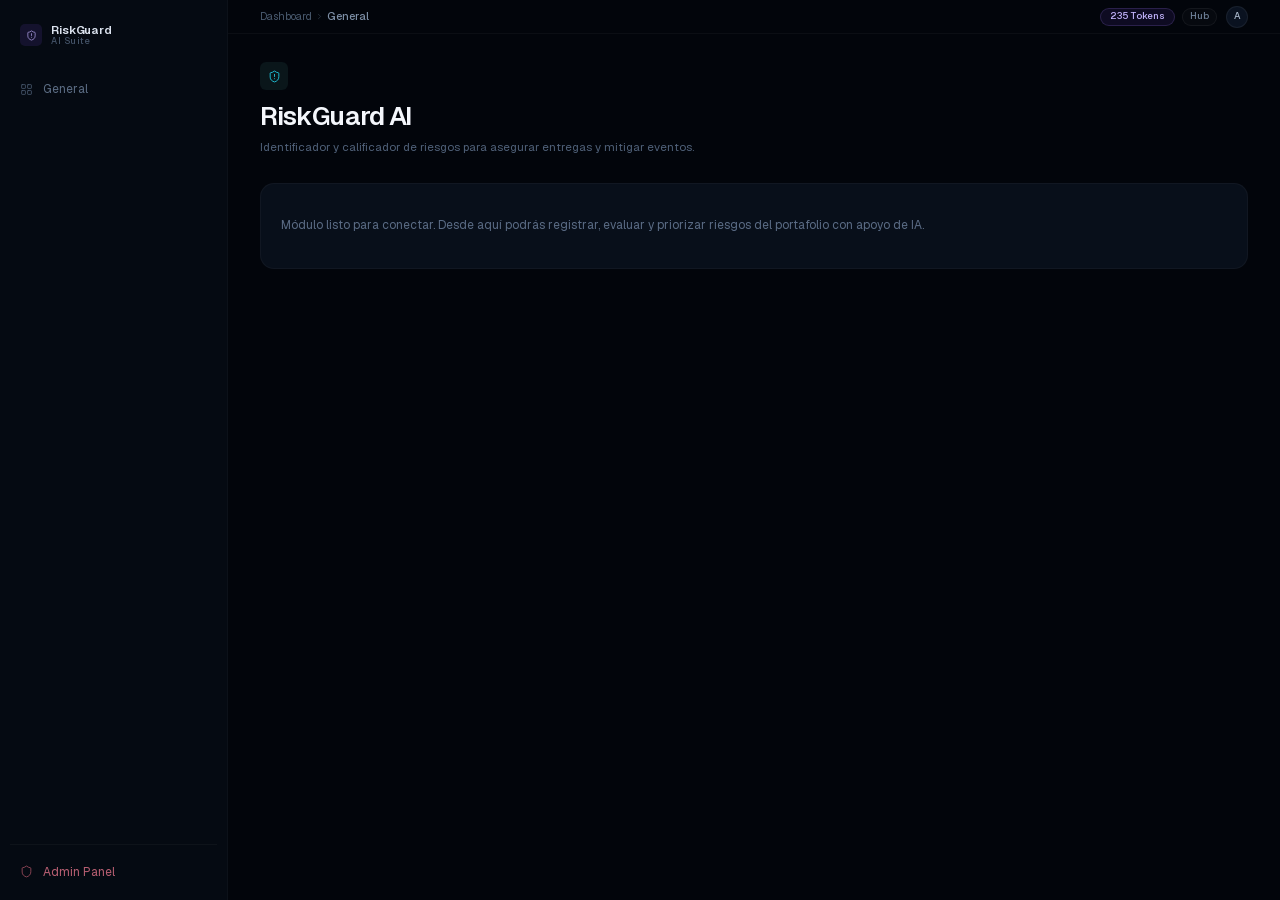
<file: riskguard.html>
<!DOCTYPE html><!--Y_5vMtNMdqfD98W3KLDuX--><html lang="es"><head><meta charSet="utf-8"/><meta name="viewport" content="width=device-width, initial-scale=1"/><link rel="preload" href="/_next/static/media/797e433ab948586e-s.p.29207c2f.woff2" as="font" crossorigin="" type="font/woff2"/><link rel="preload" href="/_next/static/media/caa3a2e1cccd8315-s.p.3b6cae6d.woff2" as="font" crossorigin="" type="font/woff2"/><link rel="stylesheet" href="/_next/static/chunks/315d7270d1f3c307.css" data-precedence="next"/><link rel="preload" as="script" fetchPriority="low" href="/_next/static/chunks/aaea1e64ef7e0faa.js"/><script src="/_next/static/chunks/db2a9a6742588eb7.js" async=""></script><script src="/_next/static/chunks/d4d3b5445f8b428b.js" async=""></script><script src="/_next/static/chunks/c20516c263ef3a09.js" async=""></script><script src="/_next/static/chunks/turbopack-f037570c5e388ef0.js" async=""></script><script src="/_next/static/chunks/ff1a16fafef87110.js" async=""></script><script src="/_next/static/chunks/7d5fd19a460be294.js" async=""></script><script src="/_next/static/chunks/4d5dcd26c0f8ccae.js" async=""></script><script src="/_next/static/chunks/01c8e048b6c92773.js" async=""></script><meta name="next-size-adjust" content=""/><title>RiskGuard AI Suite</title><meta name="description" content="Hub de herramientas AI empresariales — RiskGuard AI Suite"/><link rel="icon" href="/favicon.ico?favicon.0b3bf435.ico" sizes="256x256" type="image/x-icon"/><script src="/_next/static/chunks/a6dad97d9634a72d.js" noModule=""></script></head><body class="geist_a71539c9-module__T19VSG__variable geist_mono_8d43a2aa-module__8Li5zG__variable antialiased"><div hidden=""><!--$--><!--/$--></div><div class="flex h-screen w-full overflow-hidden bg-[#02050b]"><aside class="hidden h-full w-[228px] shrink-0 flex-col border-r border-white/[0.028] bg-[#050a12] md:flex"><div class="px-5 pb-0 pt-6"><a class="flex items-center gap-[9px]" href="/general"><div class="flex h-[22px] w-[22px] items-center justify-center rounded-[5px] bg-violet-500/[0.11]"><svg xmlns="http://www.w3.org/2000/svg" width="24" height="24" viewBox="0 0 24 24" fill="none" stroke="currentColor" stroke-width="1.65" stroke-linecap="round" stroke-linejoin="round" class="lucide lucide-shield-alert h-[11px] w-[11px] text-violet-300/85" aria-hidden="true"><path d="M20 13c0 5-3.5 7.5-7.66 8.95a1 1 0 0 1-.67-.01C7.5 20.5 4 18 4 13V6a1 1 0 0 1 1-1c2 0 4.5-1.2 6.24-2.72a1.17 1.17 0 0 1 1.52 0C14.51 3.81 17 5 19 5a1 1 0 0 1 1 1z"></path><path d="M12 8v4"></path><path d="M12 16h.01"></path></svg></div><div class="leading-[1.1]"><p class="text-[11.5px] font-semibold tracking-[-0.01em] text-[#dce3ef]">RiskGuard</p><p class="text-[9px] font-medium tracking-[0.06em] text-[#445368]">AI Suite</p></div></a></div><nav class="mt-7 flex flex-1 flex-col px-2.5"><ul class="space-y-[2px]"><li><a class="flex items-center gap-2.5 rounded-[8px] px-[10px] py-[8px] text-[12px] leading-none transition-colors duration-150 font-normal text-[#5c6d84] hover:bg-white/[0.015] hover:text-[#7a8ba3]" href="/general"><svg xmlns="http://www.w3.org/2000/svg" width="24" height="24" viewBox="0 0 24 24" fill="none" stroke="currentColor" stroke-width="1.5" stroke-linecap="round" stroke-linejoin="round" class="lucide lucide-layout-grid h-[13px] w-[13px] shrink-0 text-[#4a5b70]" aria-hidden="true"><rect width="7" height="7" x="3" y="3" rx="1"></rect><rect width="7" height="7" x="14" y="3" rx="1"></rect><rect width="7" height="7" x="14" y="14" rx="1"></rect><rect width="7" height="7" x="3" y="14" rx="1"></rect></svg><span class="truncate">General</span></a></li></ul><div class="mt-auto pb-3.5 pt-6"><div class="mb-3 h-px bg-white/[0.035]"></div><a class="flex items-center gap-2.5 rounded-[8px] px-[10px] py-[8px] text-[12px] font-normal leading-none transition-colors duration-150 text-[#b85f72] hover:bg-rose-500/[0.04] hover:text-[#c97586]" href="/admin"><svg xmlns="http://www.w3.org/2000/svg" width="24" height="24" viewBox="0 0 24 24" fill="none" stroke="currentColor" stroke-width="1.5" stroke-linecap="round" stroke-linejoin="round" class="lucide lucide-shield h-[13px] w-[13px] shrink-0 text-[#a34f61]" aria-hidden="true"><path d="M20 13c0 5-3.5 7.5-7.66 8.95a1 1 0 0 1-.67-.01C7.5 20.5 4 18 4 13V6a1 1 0 0 1 1-1c2 0 4.5-1.2 6.24-2.72a1.17 1.17 0 0 1 1.52 0C14.51 3.81 17 5 19 5a1 1 0 0 1 1 1z"></path></svg><span>Admin Panel</span></a></div></nav></aside><div class="flex min-w-0 flex-1 flex-col"><header class="flex h-[34px] shrink-0 items-center justify-between border-b border-white/[0.035] bg-[#02050b] px-6 md:px-8"><nav aria-label="Breadcrumb" class="flex items-center gap-[3px]"><span class="flex items-center gap-[3px]"><span class="text-[10.5px] font-normal text-[#4a5b70]">Dashboard</span></span><span class="flex items-center gap-[3px]"><svg xmlns="http://www.w3.org/2000/svg" width="24" height="24" viewBox="0 0 24 24" fill="none" stroke="currentColor" stroke-width="1.5" stroke-linecap="round" stroke-linejoin="round" class="lucide lucide-chevron-right h-[9px] w-[9px] text-[#364657]" aria-hidden="true"><path d="m9 18 6-6-6-6"></path></svg><span class="text-[10.5px] font-medium text-[#7d8fa6]">RiskGuard AI</span></span></nav><div class="flex items-center gap-[7px]"><span class="inline-flex h-[18px] items-center rounded-full border border-violet-400/18 bg-violet-500/[0.09] px-[9px] text-[9.5px] font-medium tracking-[0.01em] text-[#c4b5fd]">235 Tokens</span><span class="inline-flex h-[18px] items-center rounded-full border border-white/[0.055] bg-white/[0.02] px-[7px] text-[9.5px] font-medium text-[#6e8098]">Hub</span><div class="ml-0.5 flex h-[22px] w-[22px] items-center justify-center rounded-full border border-white/[0.06] bg-[#0a1220] text-[9.5px] font-medium text-[#a8b6c9]">A</div></div></header><main class="flex-1 overflow-y-auto bg-[#02050b]"><div class="px-6 pb-10 pt-7 md:px-8"><header class="mb-7"><div class="mb-3 flex h-[28px] w-[28px] items-center justify-center rounded-[6px] bg-[#0a161a]"><svg xmlns="http://www.w3.org/2000/svg" width="24" height="24" viewBox="0 0 24 24" fill="none" stroke="currentColor" stroke-width="1.55" stroke-linecap="round" stroke-linejoin="round" class="lucide lucide-shield-alert h-[13px] w-[13px] text-[#22d3ee]" aria-hidden="true"><path d="M20 13c0 5-3.5 7.5-7.66 8.95a1 1 0 0 1-.67-.01C7.5 20.5 4 18 4 13V6a1 1 0 0 1 1-1c2 0 4.5-1.2 6.24-2.72a1.17 1.17 0 0 1 1.52 0C14.51 3.81 17 5 19 5a1 1 0 0 1 1 1z"></path><path d="M12 8v4"></path><path d="M12 16h.01"></path></svg></div><h1 class="text-[26px] font-semibold leading-[1.15] tracking-[-0.035em] text-[#f4f7fc]">RiskGuard AI</h1><p class="mt-[6px] max-w-xl text-[11.5px] leading-normal text-[#4f6078]">Identificador y calificador de riesgos para asegurar entregas y mitigar eventos.</p></header><div class="rounded-[14px] border border-white/[0.035] bg-[#080f1a] px-5 py-8"><p class="text-[12px] leading-relaxed text-[#5a6b84]">Módulo listo para conectar. Desde aquí podrás registrar, evaluar y priorizar riesgos del portafolio con apoyo de IA.</p></div></div><!--$--><!--/$--></main></div></div><script src="/_next/static/chunks/aaea1e64ef7e0faa.js" id="_R_" async=""></script><script>(self.__next_f=self.__next_f||[]).push([0])</script><script>self.__next_f.push([1,"1:\"$Sreact.fragment\"\n2:I[39756,[\"/_next/static/chunks/ff1a16fafef87110.js\",\"/_next/static/chunks/7d5fd19a460be294.js\"],\"default\"]\n3:I[37457,[\"/_next/static/chunks/ff1a16fafef87110.js\",\"/_next/static/chunks/7d5fd19a460be294.js\"],\"default\"]\n4:I[2294,[\"/_next/static/chunks/4d5dcd26c0f8ccae.js\",\"/_next/static/chunks/01c8e048b6c92773.js\"],\"AppSidebar\"]\n5:I[32542,[\"/_next/static/chunks/4d5dcd26c0f8ccae.js\",\"/_next/static/chunks/01c8e048b6c92773.js\"],\"AppTopbar\"]\n6:I[5014,[\"/_next/static/chunks/4d5dcd26c0f8ccae.js\",\"/_next/static/chunks/01c8e048b6c92773.js\"],\"default\"]\na:I[68027,[],\"default\"]\n:HL[\"/_next/static/chunks/315d7270d1f3c307.css\",\"style\"]\n:HL[\"/_next/static/media/797e433ab948586e-s.p.29207c2f.woff2\",\"font\",{\"crossOrigin\":\"\",\"type\":\"font/woff2\"}]\n:HL[\"/_next/static/media/caa3a2e1cccd8315-s.p.3b6cae6d.woff2\",\"font\",{\"crossOrigin\":\"\",\"type\":\"font/woff2\"}]\n"])</script><script>self.__next_f.push([1,"0:{\"P\":null,\"b\":\"Y_5vMtNMdqfD98W3KLDuX\",\"p\":\"\",\"c\":[\"\",\"riskguard\"],\"i\":false,\"f\":[[[\"\",{\"children\":[\"(dashboard)\",{\"children\":[\"riskguard\",{\"children\":[\"__PAGE__\",{}]}]}]},\"$undefined\",\"$undefined\",true],[\"\",[\"$\",\"$1\",\"c\",{\"children\":[[[\"$\",\"link\",\"0\",{\"rel\":\"stylesheet\",\"href\":\"/_next/static/chunks/315d7270d1f3c307.css\",\"precedence\":\"next\",\"crossOrigin\":\"$undefined\",\"nonce\":\"$undefined\"}]],[\"$\",\"html\",null,{\"lang\":\"es\",\"children\":[\"$\",\"body\",null,{\"className\":\"geist_a71539c9-module__T19VSG__variable geist_mono_8d43a2aa-module__8Li5zG__variable antialiased\",\"children\":[\"$\",\"$L2\",null,{\"parallelRouterKey\":\"children\",\"error\":\"$undefined\",\"errorStyles\":\"$undefined\",\"errorScripts\":\"$undefined\",\"template\":[\"$\",\"$L3\",null,{}],\"templateStyles\":\"$undefined\",\"templateScripts\":\"$undefined\",\"notFound\":[[[\"$\",\"title\",null,{\"children\":\"404: This page could not be found.\"}],[\"$\",\"div\",null,{\"style\":{\"fontFamily\":\"system-ui,\\\"Segoe UI\\\",Roboto,Helvetica,Arial,sans-serif,\\\"Apple Color Emoji\\\",\\\"Segoe UI Emoji\\\"\",\"height\":\"100vh\",\"textAlign\":\"center\",\"display\":\"flex\",\"flexDirection\":\"column\",\"alignItems\":\"center\",\"justifyContent\":\"center\"},\"children\":[\"$\",\"div\",null,{\"children\":[[\"$\",\"style\",null,{\"dangerouslySetInnerHTML\":{\"__html\":\"body{color:#000;background:#fff;margin:0}.next-error-h1{border-right:1px solid rgba(0,0,0,.3)}@media (prefers-color-scheme:dark){body{color:#fff;background:#000}.next-error-h1{border-right:1px solid rgba(255,255,255,.3)}}\"}}],[\"$\",\"h1\",null,{\"className\":\"next-error-h1\",\"style\":{\"display\":\"inline-block\",\"margin\":\"0 20px 0 0\",\"padding\":\"0 23px 0 0\",\"fontSize\":24,\"fontWeight\":500,\"verticalAlign\":\"top\",\"lineHeight\":\"49px\"},\"children\":404}],[\"$\",\"div\",null,{\"style\":{\"display\":\"inline-block\"},\"children\":[\"$\",\"h2\",null,{\"style\":{\"fontSize\":14,\"fontWeight\":400,\"lineHeight\":\"49px\",\"margin\":0},\"children\":\"This page could not be found.\"}]}]]}]}]],[]],\"forbidden\":\"$undefined\",\"unauthorized\":\"$undefined\"}]}]}]]}],{\"children\":[\"(dashboard)\",[\"$\",\"$1\",\"c\",{\"children\":[[[\"$\",\"script\",\"script-0\",{\"src\":\"/_next/static/chunks/4d5dcd26c0f8ccae.js\",\"async\":true,\"nonce\":\"$undefined\"}],[\"$\",\"script\",\"script-1\",{\"src\":\"/_next/static/chunks/01c8e048b6c92773.js\",\"async\":true,\"nonce\":\"$undefined\"}]],[\"$\",\"div\",null,{\"className\":\"flex h-screen w-full overflow-hidden bg-[#02050b]\",\"children\":[[\"$\",\"$L4\",null,{}],[\"$\",\"div\",null,{\"className\":\"flex min-w-0 flex-1 flex-col\",\"children\":[[\"$\",\"$L5\",null,{}],[\"$\",\"main\",null,{\"className\":\"flex-1 overflow-y-auto bg-[#02050b]\",\"children\":[\"$\",\"$L2\",null,{\"parallelRouterKey\":\"children\",\"error\":\"$undefined\",\"errorStyles\":\"$undefined\",\"errorScripts\":\"$undefined\",\"template\":[\"$\",\"$L3\",null,{}],\"templateStyles\":\"$undefined\",\"templateScripts\":\"$undefined\",\"notFound\":[[[\"$\",\"title\",null,{\"children\":\"404: This page could not be found.\"}],[\"$\",\"div\",null,{\"style\":\"$0:f:0:1:1:props:children:1:props:children:props:children:props:notFound:0:1:props:style\",\"children\":[\"$\",\"div\",null,{\"children\":[[\"$\",\"style\",null,{\"dangerouslySetInnerHTML\":{\"__html\":\"body{color:#000;background:#fff;margin:0}.next-error-h1{border-right:1px solid rgba(0,0,0,.3)}@media (prefers-color-scheme:dark){body{color:#fff;background:#000}.next-error-h1{border-right:1px solid rgba(255,255,255,.3)}}\"}}],[\"$\",\"h1\",null,{\"className\":\"next-error-h1\",\"style\":\"$0:f:0:1:1:props:children:1:props:children:props:children:props:notFound:0:1:props:children:props:children:1:props:style\",\"children\":404}],[\"$\",\"div\",null,{\"style\":\"$0:f:0:1:1:props:children:1:props:children:props:children:props:notFound:0:1:props:children:props:children:2:props:style\",\"children\":[\"$\",\"h2\",null,{\"style\":\"$0:f:0:1:1:props:children:1:props:children:props:children:props:notFound:0:1:props:children:props:children:2:props:children:props:style\",\"children\":\"This page could not be found.\"}]}]]}]}]],[]],\"forbidden\":\"$undefined\",\"unauthorized\":\"$undefined\"}]}]]}]]}]]}],{\"children\":[\"riskguard\",[\"$\",\"$1\",\"c\",{\"children\":[null,[\"$\",\"$L2\",null,{\"parallelRouterKey\":\"children\",\"error\":\"$undefined\",\"errorStyles\":\"$undefined\",\"errorScripts\":\"$undefined\",\"template\":[\"$\",\"$L3\",null,{}],\"templateStyles\":\"$undefined\",\"templateScripts\":\"$undefined\",\"notFound\":\"$undefined\",\"forbidden\":\"$undefined\",\"unauthorized\":\"$undefined\"}]]}],{\"children\":[\"__PAGE__\",[\"$\",\"$1\",\"c\",{\"children\":[[\"$\",\"div\",null,{\"className\":\"px-6 pb-10 pt-7 md:px-8\",\"children\":[[\"$\",\"header\",null,{\"className\":\"mb-7\",\"children\":[[\"$\",\"div\",null,{\"className\":\"mb-3 flex h-[28px] w-[28px] items-center justify-center rounded-[6px] bg-[#0a161a]\",\"children\":[\"$\",\"$L6\",null,{\"ref\":\"$undefined\",\"iconNode\":[[\"path\",{\"d\":\"M20 13c0 5-3.5 7.5-7.66 8.95a1 1 0 0 1-.67-.01C7.5 20.5 4 18 4 13V6a1 1 0 0 1 1-1c2 0 4.5-1.2 6.24-2.72a1.17 1.17 0 0 1 1.52 0C14.51 3.81 17 5 19 5a1 1 0 0 1 1 1z\",\"key\":\"oel41y\"}],[\"path\",{\"d\":\"M12 8v4\",\"key\":\"1got3b\"}],[\"path\",{\"d\":\"M12 16h.01\",\"key\":\"1drbdi\"}]],\"className\":\"lucide-shield-alert h-[13px] w-[13px] text-[#22d3ee]\",\"strokeWidth\":1.55}]}],[\"$\",\"h1\",null,{\"className\":\"text-[26px] font-semibold leading-[1.15] tracking-[-0.035em] text-[#f4f7fc]\",\"children\":\"RiskGuard AI\"}],[\"$\",\"p\",null,{\"className\":\"mt-[6px] max-w-xl text-[11.5px] leading-normal text-[#4f6078]\",\"children\":\"Identificador y calificador de riesgos para asegurar entregas y mitigar eventos.\"}]]}],\"$L7\"]}],null,\"$L8\"]}],{},null,false]},null,false]},null,false]},null,false],\"$L9\",false]],\"m\":\"$undefined\",\"G\":[\"$a\",[\"$Lb\"]],\"s\":false,\"S\":true}\n"])</script><script>self.__next_f.push([1,"c:I[97367,[\"/_next/static/chunks/ff1a16fafef87110.js\",\"/_next/static/chunks/7d5fd19a460be294.js\"],\"OutletBoundary\"]\ne:I[11533,[\"/_next/static/chunks/ff1a16fafef87110.js\",\"/_next/static/chunks/7d5fd19a460be294.js\"],\"AsyncMetadataOutlet\"]\n10:I[97367,[\"/_next/static/chunks/ff1a16fafef87110.js\",\"/_next/static/chunks/7d5fd19a460be294.js\"],\"ViewportBoundary\"]\n12:I[97367,[\"/_next/static/chunks/ff1a16fafef87110.js\",\"/_next/static/chunks/7d5fd19a460be294.js\"],\"MetadataBoundary\"]\n13:\"$Sreact.suspense\"\n7:[\"$\",\"div\",null,{\"className\":\"rounded-[14px] border border-white/[0.035] bg-[#080f1a] px-5 py-8\",\"children\":[\"$\",\"p\",null,{\"className\":\"text-[12px] leading-relaxed text-[#5a6b84]\",\"children\":\"Módulo listo para conectar. Desde aquí podrás registrar, evaluar y priorizar riesgos del portafolio con apoyo de IA.\"}]}]\n8:[\"$\",\"$Lc\",null,{\"children\":[\"$Ld\",[\"$\",\"$Le\",null,{\"promise\":\"$@f\"}]]}]\n9:[\"$\",\"$1\",\"h\",{\"children\":[null,[[\"$\",\"$L10\",null,{\"children\":\"$L11\"}],[\"$\",\"meta\",null,{\"name\":\"next-size-adjust\",\"content\":\"\"}]],[\"$\",\"$L12\",null,{\"children\":[\"$\",\"div\",null,{\"hidden\":true,\"children\":[\"$\",\"$13\",null,{\"fallback\":null,\"children\":\"$L14\"}]}]}]]}]\nb:[\"$\",\"link\",\"0\",{\"rel\":\"stylesheet\",\"href\":\"/_next/static/chunks/315d7270d1f3c307.css\",\"precedence\":\"next\",\"crossOrigin\":\"$undefined\",\"nonce\":\"$undefined\"}]\n"])</script><script>self.__next_f.push([1,"11:[[\"$\",\"meta\",\"0\",{\"charSet\":\"utf-8\"}],[\"$\",\"meta\",\"1\",{\"name\":\"viewport\",\"content\":\"width=device-width, initial-scale=1\"}]]\nd:null\n"])</script><script>self.__next_f.push([1,"15:I[27201,[\"/_next/static/chunks/ff1a16fafef87110.js\",\"/_next/static/chunks/7d5fd19a460be294.js\"],\"IconMark\"]\nf:{\"metadata\":[[\"$\",\"title\",\"0\",{\"children\":\"RiskGuard AI Suite\"}],[\"$\",\"meta\",\"1\",{\"name\":\"description\",\"content\":\"Hub de herramientas AI empresariales — RiskGuard AI Suite\"}],[\"$\",\"link\",\"2\",{\"rel\":\"icon\",\"href\":\"/favicon.ico?favicon.0b3bf435.ico\",\"sizes\":\"256x256\",\"type\":\"image/x-icon\"}],[\"$\",\"$L15\",\"3\",{}]],\"error\":null,\"digest\":\"$undefined\"}\n"])</script><script>self.__next_f.push([1,"14:\"$f:metadata\"\n"])</script></body></html>
</file>
<file: _next/static/chunks/315d7270d1f3c307.css>
@font-face{font-family:Geist;font-style:normal;font-weight:100 900;font-display:swap;src:url(../media/fef07dbb0973bf53-s.518e079e.woff2)format("woff2");unicode-range:U+460-52F,U+1C80-1C8A,U+20B4,U+2DE0-2DFF,U+A640-A69F,U+FE2E-FE2F}@font-face{font-family:Geist;font-style:normal;font-weight:100 900;font-display:swap;src:url(../media/8a480f0b521d4e75-s.ea323500.woff2)format("woff2");unicode-range:U+301,U+400-45F,U+490-491,U+4B0-4B1,U+2116}@font-face{font-family:Geist;font-style:normal;font-weight:100 900;font-display:swap;src:url(../media/53b9e256198e5412-s.853d50a3.woff2)format("woff2");unicode-range:U+102-103,U+110-111,U+128-129,U+168-169,U+1A0-1A1,U+1AF-1B0,U+300-301,U+303-304,U+308-309,U+323,U+329,U+1EA0-1EF9,U+20AB}@font-face{font-family:Geist;font-style:normal;font-weight:100 900;font-display:swap;src:url(../media/7178b3e590c64307-s.55554cd0.woff2)format("woff2");unicode-range:U+100-2BA,U+2BD-2C5,U+2C7-2CC,U+2CE-2D7,U+2DD-2FF,U+304,U+308,U+329,U+1D00-1DBF,U+1E00-1E9F,U+1EF2-1EFF,U+2020,U+20A0-20AB,U+20AD-20C0,U+2113,U+2C60-2C7F,U+A720-A7FF}@font-face{font-family:Geist;font-style:normal;font-weight:100 900;font-display:swap;src:url(../media/caa3a2e1cccd8315-s.p.3b6cae6d.woff2)format("woff2");unicode-range:U+??,U+131,U+152-153,U+2BB-2BC,U+2C6,U+2DA,U+2DC,U+304,U+308,U+329,U+2000-206F,U+20AC,U+2122,U+2191,U+2193,U+2212,U+2215,U+FEFF,U+FFFD}@font-face{font-family:Geist Fallback;src:local(Arial);ascent-override:95.94%;descent-override:28.16%;line-gap-override:0.0%;size-adjust:104.76%}.geist_a71539c9-module__T19VSG__className{font-family:Geist,Geist Fallback;font-style:normal}.geist_a71539c9-module__T19VSG__variable{--font-geist-sans:"Geist","Geist Fallback"}
@font-face{font-family:Geist Mono;font-style:normal;font-weight:100 900;font-display:swap;src:url(../media/5ce348bf30bf5439-s.56c1f21e.woff2)format("woff2");unicode-range:U+460-52F,U+1C80-1C8A,U+20B4,U+2DE0-2DFF,U+A640-A69F,U+FE2E-FE2F}@font-face{font-family:Geist Mono;font-style:normal;font-weight:100 900;font-display:swap;src:url(../media/4fa387ec64143e14-s.3b336396.woff2)format("woff2");unicode-range:U+301,U+400-45F,U+490-491,U+4B0-4B1,U+2116}@font-face{font-family:Geist Mono;font-style:normal;font-weight:100 900;font-display:swap;src:url(../media/6306c77e7c8268e4-s.e3369375.woff2)format("woff2");unicode-range:U+2000-2001,U+2004-2008,U+200A,U+23B8-23BD,U+2500-259F}@font-face{font-family:Geist Mono;font-style:normal;font-weight:100 900;font-display:swap;src:url(../media/7d817b4c03b0c5f1-s.a40b9a8b.woff2)format("woff2");unicode-range:U+102-103,U+110-111,U+128-129,U+168-169,U+1A0-1A1,U+1AF-1B0,U+300-301,U+303-304,U+308-309,U+323,U+329,U+1EA0-1EF9,U+20AB}@font-face{font-family:Geist Mono;font-style:normal;font-weight:100 900;font-display:swap;src:url(../media/bbc41e54d2fcbd21-s.fe42ddf4.woff2)format("woff2");unicode-range:U+100-2BA,U+2BD-2C5,U+2C7-2CC,U+2CE-2D7,U+2DD-2FF,U+304,U+308,U+329,U+1D00-1DBF,U+1E00-1E9F,U+1EF2-1EFF,U+2020,U+20A0-20AB,U+20AD-20C0,U+2113,U+2C60-2C7F,U+A720-A7FF}@font-face{font-family:Geist Mono;font-style:normal;font-weight:100 900;font-display:swap;src:url(../media/797e433ab948586e-s.p.29207c2f.woff2)format("woff2");unicode-range:U+??,U+131,U+152-153,U+2BB-2BC,U+2C6,U+2DA,U+2DC,U+304,U+308,U+329,U+2000-206F,U+20AC,U+2122,U+2191,U+2193,U+2212,U+2215,U+FEFF,U+FFFD}@font-face{font-family:Geist Mono Fallback;src:local(Arial);ascent-override:74.67%;descent-override:21.92%;line-gap-override:0.0%;size-adjust:134.59%}.geist_mono_8d43a2aa-module__8Li5zG__className{font-family:Geist Mono,Geist Mono Fallback;font-style:normal}.geist_mono_8d43a2aa-module__8Li5zG__variable{--font-geist-mono:"Geist Mono","Geist Mono Fallback"}
@layer properties{@supports (((-webkit-hyphens:none)) and (not (margin-trim:inline))) or ((-moz-orient:inline) and (not (color:rgb(from red r g b)))){*,:before,:after{--tw-rotate-x:initial;--tw-rotate-y:initial;--tw-rotate-z:initial;--tw-skew-x:initial;--tw-skew-y:initial;--tw-space-y-reverse:0;--tw-border-style:solid;--tw-leading:initial;--tw-font-weight:initial;--tw-tracking:initial;--tw-shadow:0 0 transparent;--tw-shadow-color:initial;--tw-shadow-alpha:100%;--tw-inset-shadow:0 0 transparent;--tw-inset-shadow-color:initial;--tw-inset-shadow-alpha:100%;--tw-ring-color:initial;--tw-ring-shadow:0 0 transparent;--tw-inset-ring-color:initial;--tw-inset-ring-shadow:0 0 transparent;--tw-ring-inset:initial;--tw-ring-offset-width:0px;--tw-ring-offset-color:#fff;--tw-ring-offset-shadow:0 0 transparent;--tw-outline-style:solid;--tw-backdrop-blur:initial;--tw-backdrop-brightness:initial;--tw-backdrop-contrast:initial;--tw-backdrop-grayscale:initial;--tw-backdrop-hue-rotate:initial;--tw-backdrop-invert:initial;--tw-backdrop-opacity:initial;--tw-backdrop-saturate:initial;--tw-backdrop-sepia:initial;--tw-duration:initial;--tw-ease:initial;--tw-translate-x:0;--tw-translate-y:0;--tw-translate-z:0}::backdrop{--tw-rotate-x:initial;--tw-rotate-y:initial;--tw-rotate-z:initial;--tw-skew-x:initial;--tw-skew-y:initial;--tw-space-y-reverse:0;--tw-border-style:solid;--tw-leading:initial;--tw-font-weight:initial;--tw-tracking:initial;--tw-shadow:0 0 transparent;--tw-shadow-color:initial;--tw-shadow-alpha:100%;--tw-inset-shadow:0 0 transparent;--tw-inset-shadow-color:initial;--tw-inset-shadow-alpha:100%;--tw-ring-color:initial;--tw-ring-shadow:0 0 transparent;--tw-inset-ring-color:initial;--tw-inset-ring-shadow:0 0 transparent;--tw-ring-inset:initial;--tw-ring-offset-width:0px;--tw-ring-offset-color:#fff;--tw-ring-offset-shadow:0 0 transparent;--tw-outline-style:solid;--tw-backdrop-blur:initial;--tw-backdrop-brightness:initial;--tw-backdrop-contrast:initial;--tw-backdrop-grayscale:initial;--tw-backdrop-hue-rotate:initial;--tw-backdrop-invert:initial;--tw-backdrop-opacity:initial;--tw-backdrop-saturate:initial;--tw-backdrop-sepia:initial;--tw-duration:initial;--tw-ease:initial;--tw-translate-x:0;--tw-translate-y:0;--tw-translate-z:0}}}@layer theme{:root,:host{--color-cyan-500:#00b7d7;--color-violet-300:#c4b4ff;--color-violet-400:#a685ff;--color-violet-500:#8d54ff;--color-rose-500:#ff2357;--color-white:#fff;--spacing:.25rem;--container-xl:36rem;--container-3xl:48rem;--text-sm:.875rem;--text-sm--line-height:calc(1.25/.875);--font-weight-normal:400;--font-weight-medium:500;--font-weight-semibold:600;--leading-normal:1.5;--leading-relaxed:1.625;--radius-sm:.25rem;--ease-out:cubic-bezier(0,0,.2,1);--default-transition-duration:.15s;--default-transition-timing-function:cubic-bezier(.4,0,.2,1);--default-font-family:var(--font-geist-sans);--default-mono-font-family:var(--font-geist-mono)}@supports (color:color(display-p3 0 0 0)){:root,:host{--color-cyan-500:color(display-p3 .246703 .710032 .841444);--color-violet-300:color(display-p3 .758872 .706261 .991729);--color-violet-400:color(display-p3 .631215 .522175 .990008);--color-violet-500:color(display-p3 .523372 .329605 .990884);--color-rose-500:color(display-p3 .921824 .240748 .355666)}}@supports (color:lab(0% 0 0)){:root,:host{--color-cyan-500:lab(67.805% -35.3952 -30.2018);--color-violet-300:lab(76.7419% 18.391 -37.0706);--color-violet-400:lab(62.8239% 34.9159 -60.0512);--color-violet-500:lab(49.9355% 55.1777 -81.8963);--color-rose-500:lab(56.101% 79.4329 31.4532)}}}@layer base{*,:after,:before{box-sizing:border-box;border:0 solid;margin:0;padding:0}::backdrop{box-sizing:border-box;border:0 solid;margin:0;padding:0}::-webkit-file-upload-button{box-sizing:border-box;border:0 solid;margin:0;padding:0}::file-selector-button{box-sizing:border-box;border:0 solid;margin:0;padding:0}html,:host{-webkit-text-size-adjust:100%;-moz-tab-size:4;tab-size:4;line-height:1.5;font-family:var(--default-font-family,-apple-system,BlinkMacSystemFont,"Segoe UI",Roboto,"Helvetica Neue","Noto Sans",Arial,sans-serif,"Apple Color Emoji","Segoe UI Emoji","Segoe UI Symbol","Noto Color Emoji");font-feature-settings:var(--default-font-feature-settings,normal);font-variation-settings:var(--default-font-variation-settings,normal);-webkit-tap-highlight-color:transparent}hr{height:0;color:inherit;border-top-width:1px}abbr:where([title]){-webkit-text-decoration:underline dotted;text-decoration:underline dotted}h1,h2,h3,h4,h5,h6{font-size:inherit;font-weight:inherit}a{color:inherit;-webkit-text-decoration:inherit;-webkit-text-decoration:inherit;-webkit-text-decoration:inherit;-webkit-text-decoration:inherit;text-decoration:inherit}b,strong{font-weight:bolder}code,kbd,samp,pre{font-family:var(--default-mono-font-family,ui-monospace,SFMono-Regular,Menlo,Monaco,Consolas,"Liberation Mono","Courier New",monospace);font-feature-settings:var(--default-mono-font-feature-settings,normal);font-variation-settings:var(--default-mono-font-variation-settings,normal);font-size:1em}small{font-size:80%}sub,sup{vertical-align:baseline;font-size:75%;line-height:0;position:relative}sub{bottom:-.25em}sup{top:-.5em}table{text-indent:0;border-color:inherit;border-collapse:collapse}:-moz-focusring:where(:not(iframe)){outline:auto}progress{vertical-align:baseline}summary{display:list-item}ol,ul,menu{list-style:none}img,svg,video,canvas,audio,iframe,embed,object{vertical-align:middle;display:block}img,video{max-width:100%;height:auto}button,input,select,optgroup,textarea{font:inherit;font-feature-settings:inherit;font-variation-settings:inherit;letter-spacing:inherit;color:inherit;opacity:1;background-color:transparent;border-radius:0}::-webkit-file-upload-button{font:inherit;font-feature-settings:inherit;font-variation-settings:inherit;letter-spacing:inherit;color:inherit;opacity:1;background-color:transparent;border-radius:0}::file-selector-button{font:inherit;font-feature-settings:inherit;font-variation-settings:inherit;letter-spacing:inherit;color:inherit;opacity:1;background-color:transparent;border-radius:0}:where(select:-webkit-any([multiple],[size])) optgroup{font-weight:bolder}:where(select:-moz-any([multiple],[size])) optgroup{font-weight:bolder}:where(select:is([multiple],[size])) optgroup{font-weight:bolder}:where(select:-webkit-any([multiple],[size])) optgroup option:not(:-webkit-any(:lang(ae),:lang(ar),:lang(arc),:lang(bcc),:lang(bqi),:lang(ckb),:lang(dv),:lang(fa),:lang(glk),:lang(he),:lang(ku),:lang(mzn),:lang(nqo),:lang(pnb),:lang(ps),:lang(sd),:lang(ug),:lang(ur),:lang(yi))){padding-left:20px}:where(select:-moz-any([multiple],[size])) optgroup option:not(:-moz-any(:lang(ae),:lang(ar),:lang(arc),:lang(bcc),:lang(bqi),:lang(ckb),:lang(dv),:lang(fa),:lang(glk),:lang(he),:lang(ku),:lang(mzn),:lang(nqo),:lang(pnb),:lang(ps),:lang(sd),:lang(ug),:lang(ur),:lang(yi))){padding-left:20px}:where(select:is([multiple],[size])) optgroup option:not(:is(:lang(ae),:lang(ar),:lang(arc),:lang(bcc),:lang(bqi),:lang(ckb),:lang(dv),:lang(fa),:lang(glk),:lang(he),:lang(ku),:lang(mzn),:lang(nqo),:lang(pnb),:lang(ps),:lang(sd),:lang(ug),:lang(ur),:lang(yi))){padding-left:20px}:where(select:-webkit-any([multiple],[size])) optgroup option:-webkit-any(:lang(ae),:lang(ar),:lang(arc),:lang(bcc),:lang(bqi),:lang(ckb),:lang(dv),:lang(fa),:lang(glk),:lang(he),:lang(ku),:lang(mzn),:lang(nqo),:lang(pnb),:lang(ps),:lang(sd),:lang(ug),:lang(ur),:lang(yi)){padding-right:20px}:where(select:-moz-any([multiple],[size])) optgroup option:-moz-any(:lang(ae),:lang(ar),:lang(arc),:lang(bcc),:lang(bqi),:lang(ckb),:lang(dv),:lang(fa),:lang(glk),:lang(he),:lang(ku),:lang(mzn),:lang(nqo),:lang(pnb),:lang(ps),:lang(sd),:lang(ug),:lang(ur),:lang(yi)){padding-right:20px}:where(select:is([multiple],[size])) optgroup option:is(:lang(ae),:lang(ar),:lang(arc),:lang(bcc),:lang(bqi),:lang(ckb),:lang(dv),:lang(fa),:lang(glk),:lang(he),:lang(ku),:lang(mzn),:lang(nqo),:lang(pnb),:lang(ps),:lang(sd),:lang(ug),:lang(ur),:lang(yi)){padding-right:20px}:not(:-webkit-any(:lang(ae),:lang(ar),:lang(arc),:lang(bcc),:lang(bqi),:lang(ckb),:lang(dv),:lang(fa),:lang(glk),:lang(he),:lang(ku),:lang(mzn),:lang(nqo),:lang(pnb),:lang(ps),:lang(sd),:lang(ug),:lang(ur),:lang(yi)))::-webkit-file-upload-button{margin-right:4px}:not(:-moz-any(:lang(ae),:lang(ar),:lang(arc),:lang(bcc),:lang(bqi),:lang(ckb),:lang(dv),:lang(fa),:lang(glk),:lang(he),:lang(ku),:lang(mzn),:lang(nqo),:lang(pnb),:lang(ps),:lang(sd),:lang(ug),:lang(ur),:lang(yi)))::file-selector-button{margin-right:4px}:not(:is(:lang(ae),:lang(ar),:lang(arc),:lang(bcc),:lang(bqi),:lang(ckb),:lang(dv),:lang(fa),:lang(glk),:lang(he),:lang(ku),:lang(mzn),:lang(nqo),:lang(pnb),:lang(ps),:lang(sd),:lang(ug),:lang(ur),:lang(yi)))::file-selector-button{margin-right:4px}:-webkit-any(:lang(ae),:lang(ar),:lang(arc),:lang(bcc),:lang(bqi),:lang(ckb),:lang(dv),:lang(fa),:lang(glk),:lang(he),:lang(ku),:lang(mzn),:lang(nqo),:lang(pnb),:lang(ps),:lang(sd),:lang(ug),:lang(ur),:lang(yi))::-webkit-file-upload-button{margin-left:4px}:-moz-any(:lang(ae),:lang(ar),:lang(arc),:lang(bcc),:lang(bqi),:lang(ckb),:lang(dv),:lang(fa),:lang(glk),:lang(he),:lang(ku),:lang(mzn),:lang(nqo),:lang(pnb),:lang(ps),:lang(sd),:lang(ug),:lang(ur),:lang(yi))::file-selector-button{margin-left:4px}:is(:lang(ae),:lang(ar),:lang(arc),:lang(bcc),:lang(bqi),:lang(ckb),:lang(dv),:lang(fa),:lang(glk),:lang(he),:lang(ku),:lang(mzn),:lang(nqo),:lang(pnb),:lang(ps),:lang(sd),:lang(ug),:lang(ur),:lang(yi))::file-selector-button{margin-left:4px}::placeholder{opacity:1}@supports (not ((-webkit-appearance:-apple-pay-button))) or (contain-intrinsic-size:1px){::placeholder{color:currentColor}@supports (color:color-mix(in lab, red, red)){::placeholder{color:color-mix(in oklab,currentcolor 50%,transparent)}}}textarea{resize:vertical}::-webkit-search-decoration{-webkit-appearance:none}::-webkit-date-and-time-value{min-height:1lh;text-align:inherit}::-webkit-datetime-edit{display:inline-flex}::-webkit-datetime-edit-fields-wrapper{padding:0}::-webkit-datetime-edit{padding-top:0;padding-bottom:0}::-webkit-datetime-edit-year-field{padding-top:0;padding-bottom:0}::-webkit-datetime-edit-month-field{padding-top:0;padding-bottom:0}::-webkit-datetime-edit-day-field{padding-top:0;padding-bottom:0}::-webkit-datetime-edit-hour-field{padding-top:0;padding-bottom:0}::-webkit-datetime-edit-minute-field{padding-top:0;padding-bottom:0}::-webkit-datetime-edit-second-field{padding-top:0;padding-bottom:0}::-webkit-datetime-edit-millisecond-field{padding-top:0;padding-bottom:0}::-webkit-datetime-edit-meridiem-field{padding-top:0;padding-bottom:0}::-webkit-calendar-picker-indicator{line-height:1}:-moz-ui-invalid{box-shadow:none}button{-webkit-appearance:button;-moz-appearance:button;appearance:button}input:where([type=button],[type=reset],[type=submit]){-webkit-appearance:button;-moz-appearance:button;appearance:button}::-webkit-file-upload-button{-webkit-appearance:button;-moz-appearance:button;appearance:button}::file-selector-button{-webkit-appearance:button;-moz-appearance:button;appearance:button}::-webkit-inner-spin-button{height:auto}::-webkit-outer-spin-button{height:auto}[hidden]:where(:not([hidden=until-found])){display:none!important}}@layer components;@layer utilities{.static{position:static}.mt-1{margin-top:var(--spacing)}.mt-3{margin-top:calc(var(--spacing)*3)}.mt-4{margin-top:calc(var(--spacing)*4)}.mt-6{margin-top:calc(var(--spacing)*6)}.mt-7{margin-top:calc(var(--spacing)*7)}.mt-\[6px\]{margin-top:6px}.mt-auto{margin-top:auto}.mb-2{margin-bottom:calc(var(--spacing)*2)}.mb-3{margin-bottom:calc(var(--spacing)*3)}.mb-4{margin-bottom:calc(var(--spacing)*4)}.mb-6{margin-bottom:calc(var(--spacing)*6)}.mb-7{margin-bottom:calc(var(--spacing)*7)}.mb-\[5px\]{margin-bottom:5px}.mb-\[11px\]{margin-bottom:11px}.ml-0\.5{margin-left:calc(var(--spacing)*.5)}.line-clamp-2{-webkit-line-clamp:2;-webkit-box-orient:vertical;display:-webkit-box;overflow:hidden}.block{display:block}.flex{display:flex}.grid{display:grid}.hidden{display:none}.inline{display:inline}.inline-flex{display:inline-flex}.list-item{display:list-item}.table{display:table}.h-3\.5{height:calc(var(--spacing)*3.5)}.h-4{height:calc(var(--spacing)*4)}.h-5{height:calc(var(--spacing)*5)}.h-\[9px\]{height:9px}.h-\[11px\]{height:11px}.h-\[13px\]{height:13px}.h-\[18px\]{height:18px}.h-\[22px\]{height:22px}.h-\[28px\]{height:28px}.h-\[34px\]{height:34px}.h-\[178px\]{height:178px}.h-full{height:100%}.h-px{height:1px}.h-screen{height:100vh}.min-h-screen{min-height:100vh}.w-3\.5{width:calc(var(--spacing)*3.5)}.w-4{width:calc(var(--spacing)*4)}.w-5{width:calc(var(--spacing)*5)}.w-\[9px\]{width:9px}.w-\[11px\]{width:11px}.w-\[13px\]{width:13px}.w-\[22px\]{width:22px}.w-\[28px\]{width:28px}.w-\[228px\]{width:228px}.w-full{width:100%}.max-w-3xl{max-width:var(--container-3xl)}.max-w-xl{max-width:var(--container-xl)}.min-w-0{min-width:0}.flex-1{flex:1}.shrink-0{flex-shrink:0}.border-collapse{border-collapse:collapse}.transform{transform:var(--tw-rotate-x,)var(--tw-rotate-y,)var(--tw-rotate-z,)var(--tw-skew-x,)var(--tw-skew-y,)}.cursor-pointer{cursor:pointer}.grid-cols-1{grid-template-columns:repeat(1,minmax(0,1fr))}.flex-col{flex-direction:column}.flex-wrap{flex-wrap:wrap}.items-center{align-items:center}.justify-between{justify-content:space-between}.justify-center{justify-content:center}.gap-1{gap:var(--spacing)}.gap-2{gap:calc(var(--spacing)*2)}.gap-2\.5{gap:calc(var(--spacing)*2.5)}.gap-3{gap:calc(var(--spacing)*3)}.gap-4{gap:calc(var(--spacing)*4)}.gap-\[3px\]{gap:3px}.gap-\[7px\]{gap:7px}.gap-\[9px\]{gap:9px}:where(.space-y-2>:not(:last-child)){--tw-space-y-reverse:0;margin-top:calc(calc(var(--spacing)*2)*var(--tw-space-y-reverse));margin-bottom:calc(calc(var(--spacing)*2)*calc(1 - var(--tw-space-y-reverse)))}:where(.space-y-4>:not(:last-child)){--tw-space-y-reverse:0;margin-top:calc(calc(var(--spacing)*4)*var(--tw-space-y-reverse));margin-bottom:calc(calc(var(--spacing)*4)*calc(1 - var(--tw-space-y-reverse)))}:where(.space-y-\[2px\]>:not(:last-child)){--tw-space-y-reverse:0;margin-top:calc(2px*var(--tw-space-y-reverse));margin-bottom:calc(2px*calc(1 - var(--tw-space-y-reverse)))}.gap-x-5{column-gap:calc(var(--spacing)*5)}.gap-y-5{row-gap:calc(var(--spacing)*5)}.truncate{text-overflow:ellipsis;white-space:nowrap;overflow:hidden}.overflow-hidden{overflow:hidden}.overflow-y-auto{overflow-y:auto}.rounded-\[5px\]{border-radius:5px}.rounded-\[6px\]{border-radius:6px}.rounded-\[8px\]{border-radius:8px}.rounded-\[10px\]{border-radius:10px}.rounded-\[12px\]{border-radius:12px}.rounded-\[14px\]{border-radius:14px}.rounded-full{border-radius:3.40282e38px}.border{border-style:var(--tw-border-style);border-width:1px}.border-t{border-top-style:var(--tw-border-style);border-top-width:1px}.border-r{border-right-style:var(--tw-border-style);border-right-width:1px}.border-b{border-bottom-style:var(--tw-border-style);border-bottom-width:1px}.border-dashed{--tw-border-style:dashed;border-style:dashed}.border-cyan-500\/25{border-color:rgba(0,183,215,.25)}@supports (color:color-mix(in lab, red, red)){.border-cyan-500\/25{border-color:color-mix(in oklab,var(--color-cyan-500)25%,transparent)}}.border-rose-500\/20{border-color:rgba(255,35,87,.2)}@supports (color:color-mix(in lab, red, red)){.border-rose-500\/20{border-color:color-mix(in oklab,var(--color-rose-500)20%,transparent)}}.border-violet-400\/18{border-color:rgba(166,133,255,.18)}@supports (color:color-mix(in lab, red, red)){.border-violet-400\/18{border-color:color-mix(in oklab,var(--color-violet-400)18%,transparent)}}.border-white\/\[0\.06\]{border-color:rgba(255,255,255,.06)}@supports (color:color-mix(in lab, red, red)){.border-white\/\[0\.06\]{border-color:color-mix(in oklab,var(--color-white)6%,transparent)}}.border-white\/\[0\.08\]{border-color:rgba(255,255,255,.08)}@supports (color:color-mix(in lab, red, red)){.border-white\/\[0\.08\]{border-color:color-mix(in oklab,var(--color-white)8%,transparent)}}.border-white\/\[0\.028\]{border-color:rgba(255,255,255,.027)}@supports (color:color-mix(in lab, red, red)){.border-white\/\[0\.028\]{border-color:color-mix(in oklab,var(--color-white)2.8%,transparent)}}.border-white\/\[0\.035\]{border-color:rgba(255,255,255,.035)}@supports (color:color-mix(in lab, red, red)){.border-white\/\[0\.035\]{border-color:color-mix(in oklab,var(--color-white)3.5%,transparent)}}.border-white\/\[0\.055\]{border-color:rgba(255,255,255,.055)}@supports (color:color-mix(in lab, red, red)){.border-white\/\[0\.055\]{border-color:color-mix(in oklab,var(--color-white)5.5%,transparent)}}.bg-\[\#0a161a\]{background-color:#0a161a}.bg-\[\#0a1220\]{background-color:#0a1220}.bg-\[\#0a1420\]{background-color:#0a1420}.bg-\[\#0a1716\]{background-color:#0a1716}.bg-\[\#1a0e16\]{background-color:#1a0e16}.bg-\[\#1a160a\]{background-color:#1a160a}.bg-\[\#050a12\]{background-color:#050a12}.bg-\[\#080f1a\]{background-color:#080f1a}.bg-\[\#02050b\]{background-color:#02050b}.bg-\[\#14101f\]{background-color:#14101f}.bg-\[\#101325\]{background-color:#101325}.bg-rose-500\/\[0\.08\]{background-color:rgba(255,35,87,.08)}@supports (color:color-mix(in lab, red, red)){.bg-rose-500\/\[0\.08\]{background-color:color-mix(in oklab,var(--color-rose-500)8%,transparent)}}.bg-violet-500\/20{background-color:rgba(141,84,255,.2)}@supports (color:color-mix(in lab, red, red)){.bg-violet-500\/20{background-color:color-mix(in oklab,var(--color-violet-500)20%,transparent)}}.bg-violet-500\/\[0\.09\]{background-color:rgba(141,84,255,.09)}@supports (color:color-mix(in lab, red, red)){.bg-violet-500\/\[0\.09\]{background-color:color-mix(in oklab,var(--color-violet-500)9%,transparent)}}.bg-violet-500\/\[0\.11\]{background-color:rgba(141,84,255,.11)}@supports (color:color-mix(in lab, red, red)){.bg-violet-500\/\[0\.11\]{background-color:color-mix(in oklab,var(--color-violet-500)11%,transparent)}}.bg-violet-500\/\[0\.14\]{background-color:rgba(141,84,255,.14)}@supports (color:color-mix(in lab, red, red)){.bg-violet-500\/\[0\.14\]{background-color:color-mix(in oklab,var(--color-violet-500)14.0%,transparent)}}.bg-white\/\[0\.02\]{background-color:rgba(255,255,255,.02)}@supports (color:color-mix(in lab, red, red)){.bg-white\/\[0\.02\]{background-color:color-mix(in oklab,var(--color-white)2%,transparent)}}.bg-white\/\[0\.035\]{background-color:rgba(255,255,255,.035)}@supports (color:color-mix(in lab, red, red)){.bg-white\/\[0\.035\]{background-color:color-mix(in oklab,var(--color-white)3.5%,transparent)}}.p-4{padding:calc(var(--spacing)*4)}.p-5{padding:calc(var(--spacing)*5)}.px-2\.5{padding-inline:calc(var(--spacing)*2.5)}.px-3{padding-inline:calc(var(--spacing)*3)}.px-4{padding-inline:calc(var(--spacing)*4)}.px-5{padding-inline:calc(var(--spacing)*5)}.px-6{padding-inline:calc(var(--spacing)*6)}.px-\[7px\]{padding-left:7px;padding-right:7px}.px-\[9px\]{padding-left:9px;padding-right:9px}.px-\[10px\]{padding-left:10px;padding-right:10px}.px-\[15px\]{padding-left:15px;padding-right:15px}.py-2{padding-block:calc(var(--spacing)*2)}.py-3{padding-block:calc(var(--spacing)*3)}.py-8{padding-block:calc(var(--spacing)*8)}.py-\[8px\]{padding-top:8px;padding-bottom:8px}.pt-6{padding-top:calc(var(--spacing)*6)}.pt-7{padding-top:calc(var(--spacing)*7)}.pt-\[10px\]{padding-top:10px}.pt-\[14px\]{padding-top:14px}.pb-0{padding-bottom:0}.pb-3\.5{padding-bottom:calc(var(--spacing)*3.5)}.pb-10{padding-bottom:calc(var(--spacing)*10)}.pb-\[11px\]{padding-bottom:11px}.text-center{text-align:center}.text-sm{font-size:var(--text-sm);line-height:var(--tw-leading,var(--text-sm--line-height))}.text-\[9\.5px\]{font-size:9.5px}.text-\[9px\]{font-size:9px}.text-\[10\.5px\]{font-size:10.5px}.text-\[11\.5px\]{font-size:11.5px}.text-\[11px\]{font-size:11px}.text-\[12px\]{font-size:12px}.text-\[14px\]{font-size:14px}.text-\[26px\]{font-size:26px}.leading-\[1\.1\]{--tw-leading:1.1;line-height:1.1}.leading-\[1\.15\]{--tw-leading:1.15;line-height:1.15}.leading-\[1\.25\]{--tw-leading:1.25;line-height:1.25}.leading-\[1\.45\]{--tw-leading:1.45;line-height:1.45}.leading-none{--tw-leading:1;line-height:1}.leading-normal{--tw-leading:var(--leading-normal);line-height:var(--leading-normal)}.leading-relaxed{--tw-leading:var(--leading-relaxed);line-height:var(--leading-relaxed)}.font-medium{--tw-font-weight:var(--font-weight-medium);font-weight:var(--font-weight-medium)}.font-normal{--tw-font-weight:var(--font-weight-normal);font-weight:var(--font-weight-normal)}.font-semibold{--tw-font-weight:var(--font-weight-semibold);font-weight:var(--font-weight-semibold)}.tracking-\[-0\.01em\]{--tw-tracking:-.01em;letter-spacing:-.01em}.tracking-\[-0\.02em\]{--tw-tracking:-.02em;letter-spacing:-.02em}.tracking-\[-0\.035em\]{--tw-tracking:-.035em;letter-spacing:-.035em}.tracking-\[0\.01em\]{--tw-tracking:.01em;letter-spacing:.01em}.tracking-\[0\.06em\]{--tw-tracking:.06em;letter-spacing:.06em}.tracking-\[0\.16em\]{--tw-tracking:.16em;letter-spacing:.16em}.text-\[\#2dd4bf\]{color:#2dd4bf}.text-\[\#3b9eff\]{color:#3b9eff}.text-\[\#4a5b70\]{color:#4a5b70}.text-\[\#4f6078\]{color:#4f6078}.text-\[\#5a6b84\]{color:#5a6b84}.text-\[\#5c6d84\]{color:#5c6d84}.text-\[\#6a7b93\]{color:#6a7b93}.text-\[\#6e8098\]{color:#6e8098}.text-\[\#7d8fa6\]{color:#7d8fa6}.text-\[\#8fa0b8\]{color:#8fa0b8}.text-\[\#22d3ee\]{color:#22d3ee}.text-\[\#818cf8\]{color:#818cf8}.text-\[\#364657\]{color:#364657}.text-\[\#445368\]{color:#445368}.text-\[\#445568\]{color:#445568}.text-\[\#a8b6c9\]{color:#a8b6c9}.text-\[\#a34f61\]{color:#a34f61}.text-\[\#a78bfa\]{color:#a78bfa}.text-\[\#b85f72\]{color:#b85f72}.text-\[\#c4b5fd\]{color:#c4b5fd}.text-\[\#c97586\]{color:#c97586}.text-\[\#d4b63a\]{color:#d4b63a}.text-\[\#dce3ef\]{color:#dce3ef}.text-\[\#ec4899\]{color:#ec4899}.text-\[\#f2f5fa\]{color:#f2f5fa}.text-\[\#f4f7fc\]{color:#f4f7fc}.text-violet-300\/85{color:rgba(196,180,255,.85)}@supports (color:color-mix(in lab, red, red)){.text-violet-300\/85{color:color-mix(in oklab,var(--color-violet-300)85%,transparent)}}.underline-offset-2{text-underline-offset:2px}.antialiased{-webkit-font-smoothing:antialiased;-moz-osx-font-smoothing:grayscale}.shadow-none{--tw-shadow:0 0 transparent;box-shadow:var(--tw-inset-shadow),var(--tw-inset-ring-shadow),var(--tw-ring-offset-shadow),var(--tw-ring-shadow),var(--tw-shadow)}.outline{outline-style:var(--tw-outline-style);outline-width:1px}.backdrop-filter{-webkit-backdrop-filter:var(--tw-backdrop-blur,)var(--tw-backdrop-brightness,)var(--tw-backdrop-contrast,)var(--tw-backdrop-grayscale,)var(--tw-backdrop-hue-rotate,)var(--tw-backdrop-invert,)var(--tw-backdrop-opacity,)var(--tw-backdrop-saturate,)var(--tw-backdrop-sepia,);backdrop-filter:var(--tw-backdrop-blur,)var(--tw-backdrop-brightness,)var(--tw-backdrop-contrast,)var(--tw-backdrop-grayscale,)var(--tw-backdrop-hue-rotate,)var(--tw-backdrop-invert,)var(--tw-backdrop-opacity,)var(--tw-backdrop-saturate,)var(--tw-backdrop-sepia,)}.transition{transition-property:color,background-color,border-color,outline-color,-webkit-text-decoration-color,text-decoration-color,fill,stroke,--tw-gradient-from,--tw-gradient-via,--tw-gradient-to,opacity,box-shadow,transform,translate,scale,rotate,filter,-webkit-backdrop-filter,backdrop-filter,display,content-visibility,overlay,pointer-events;transition-timing-function:var(--tw-ease,var(--default-transition-timing-function));transition-duration:var(--tw-duration,var(--default-transition-duration))}.transition-\[border-color\,background-color\]{transition-property:border-color,background-color;transition-timing-function:var(--tw-ease,var(--default-transition-timing-function));transition-duration:var(--tw-duration,var(--default-transition-duration))}.transition-\[color\,transform\]{transition-property:color,transform;transition-timing-function:var(--tw-ease,var(--default-transition-timing-function));transition-duration:var(--tw-duration,var(--default-transition-duration))}.transition-colors{transition-property:color,background-color,border-color,outline-color,-webkit-text-decoration-color,text-decoration-color,fill,stroke,--tw-gradient-from,--tw-gradient-via,--tw-gradient-to;transition-timing-function:var(--tw-ease,var(--default-transition-timing-function));transition-duration:var(--tw-duration,var(--default-transition-duration))}.duration-150{--tw-duration:.15s;transition-duration:.15s}.duration-200{--tw-duration:.2s;transition-duration:.2s}.ease-out{--tw-ease:var(--ease-out);transition-timing-function:var(--ease-out)}.outline-none{--tw-outline-style:none;outline-style:none}@media (hover:hover){.group-hover\:translate-x-\[0\.5px\]:is(:where(.group):hover *){--tw-translate-x:.5px;translate:var(--tw-translate-x)var(--tw-translate-y)}.group-hover\:text-\[\#5a6b82\]:is(:where(.group):hover *){color:#5a6b82}.hover\:border-cyan-500\/30:hover{border-color:rgba(0,183,215,.3)}@supports (color:color-mix(in lab, red, red)){.hover\:border-cyan-500\/30:hover{border-color:color-mix(in oklab,var(--color-cyan-500)30%,transparent)}}.hover\:border-white\/\[0\.055\]:hover{border-color:rgba(255,255,255,.055)}@supports (color:color-mix(in lab, red, red)){.hover\:border-white\/\[0\.055\]:hover{border-color:color-mix(in oklab,var(--color-white)5.5%,transparent)}}.hover\:bg-\[\#09111d\]:hover{background-color:#09111d}.hover\:bg-rose-500\/\[0\.04\]:hover{background-color:rgba(255,35,87,.04)}@supports (color:color-mix(in lab, red, red)){.hover\:bg-rose-500\/\[0\.04\]:hover{background-color:color-mix(in oklab,var(--color-rose-500)4%,transparent)}}.hover\:bg-violet-500\/30:hover{background-color:rgba(141,84,255,.3)}@supports (color:color-mix(in lab, red, red)){.hover\:bg-violet-500\/30:hover{background-color:color-mix(in oklab,var(--color-violet-500)30%,transparent)}}.hover\:bg-white\/\[0\.03\]:hover{background-color:rgba(255,255,255,.03)}@supports (color:color-mix(in lab, red, red)){.hover\:bg-white\/\[0\.03\]:hover{background-color:color-mix(in oklab,var(--color-white)3%,transparent)}}.hover\:bg-white\/\[0\.015\]:hover{background-color:rgba(255,255,255,.016)}@supports (color:color-mix(in lab, red, red)){.hover\:bg-white\/\[0\.015\]:hover{background-color:color-mix(in oklab,var(--color-white)1.5%,transparent)}}.hover\:text-\[\#7a8ba3\]:hover{color:#7a8ba3}.hover\:text-\[\#c97586\]:hover{color:#c97586}.hover\:text-\[\#e08a9a\]:hover{color:#e08a9a}.hover\:underline:hover{-webkit-text-decoration-line:underline;text-decoration-line:underline}}.focus\:border-violet-400\/30:focus{border-color:rgba(166,133,255,.3)}@supports (color:color-mix(in lab, red, red)){.focus\:border-violet-400\/30:focus{border-color:color-mix(in oklab,var(--color-violet-400)30%,transparent)}}.focus-visible\:ring-1:focus-visible{--tw-ring-shadow:var(--tw-ring-inset,)0 0 0 calc(1px + var(--tw-ring-offset-width))var(--tw-ring-color,currentcolor);box-shadow:var(--tw-inset-shadow),var(--tw-inset-ring-shadow),var(--tw-ring-offset-shadow),var(--tw-ring-shadow),var(--tw-shadow)}.focus-visible\:ring-violet-400\/25:focus-visible{--tw-ring-color:rgba(166,133,255,.25)}@supports (color:color-mix(in lab, red, red)){.focus-visible\:ring-violet-400\/25:focus-visible{--tw-ring-color:color-mix(in oklab,var(--color-violet-400)25%,transparent)}}.focus-visible\:outline-none:focus-visible{--tw-outline-style:none;outline-style:none}.disabled\:opacity-50:disabled{opacity:.5}@media (min-width:40rem){.sm\:grid-cols-2{grid-template-columns:repeat(2,minmax(0,1fr))}}@media (min-width:48rem){.md\:col-span-2{grid-column:span 2/span 2}.md\:flex{display:flex}.md\:grid-cols-2{grid-template-columns:repeat(2,minmax(0,1fr))}.md\:px-8{padding-inline:calc(var(--spacing)*8)}}@media (min-width:64rem){.lg\:grid-cols-2{grid-template-columns:repeat(2,minmax(0,1fr))}}@media (min-width:80rem){.xl\:grid-cols-4{grid-template-columns:repeat(4,minmax(0,1fr))}.xl\:gap-x-\[22px\]{column-gap:22px}.xl\:gap-y-\[22px\]{row-gap:22px}}}:root{--background:#02050b;--foreground:#e2e8f0;--sidebar:#050a12;--card:#080f1a;--muted:#4f6078;--accent-violet:#c4b5fd;--border-subtle:rgba(255,255,255,.035)}html,body{height:100%}body{background:var(--background);color:var(--foreground);font-family:var(--font-geist-sans),ui-sans-serif,system-ui,sans-serif;-webkit-font-smoothing:antialiased;-moz-osx-font-smoothing:grayscale}*{scrollbar-width:thin;scrollbar-color:rgba(255,255,255,.06) transparent}@property --tw-rotate-x{syntax:"*";inherits:false}@property --tw-rotate-y{syntax:"*";inherits:false}@property --tw-rotate-z{syntax:"*";inherits:false}@property --tw-skew-x{syntax:"*";inherits:false}@property --tw-skew-y{syntax:"*";inherits:false}@property --tw-space-y-reverse{syntax:"*";inherits:false;initial-value:0}@property --tw-border-style{syntax:"*";inherits:false;initial-value:solid}@property --tw-leading{syntax:"*";inherits:false}@property --tw-font-weight{syntax:"*";inherits:false}@property --tw-tracking{syntax:"*";inherits:false}@property --tw-shadow{syntax:"*";inherits:false;initial-value:0 0 transparent}@property --tw-shadow-color{syntax:"*";inherits:false}@property --tw-shadow-alpha{syntax:"<percentage>";inherits:false;initial-value:100%}@property --tw-inset-shadow{syntax:"*";inherits:false;initial-value:0 0 transparent}@property --tw-inset-shadow-color{syntax:"*";inherits:false}@property --tw-inset-shadow-alpha{syntax:"<percentage>";inherits:false;initial-value:100%}@property --tw-ring-color{syntax:"*";inherits:false}@property --tw-ring-shadow{syntax:"*";inherits:false;initial-value:0 0 transparent}@property --tw-inset-ring-color{syntax:"*";inherits:false}@property --tw-inset-ring-shadow{syntax:"*";inherits:false;initial-value:0 0 transparent}@property --tw-ring-inset{syntax:"*";inherits:false}@property --tw-ring-offset-width{syntax:"<length>";inherits:false;initial-value:0}@property --tw-ring-offset-color{syntax:"*";inherits:false;initial-value:#fff}@property --tw-ring-offset-shadow{syntax:"*";inherits:false;initial-value:0 0 transparent}@property --tw-outline-style{syntax:"*";inherits:false;initial-value:solid}@property --tw-backdrop-blur{syntax:"*";inherits:false}@property --tw-backdrop-brightness{syntax:"*";inherits:false}@property --tw-backdrop-contrast{syntax:"*";inherits:false}@property --tw-backdrop-grayscale{syntax:"*";inherits:false}@property --tw-backdrop-hue-rotate{syntax:"*";inherits:false}@property --tw-backdrop-invert{syntax:"*";inherits:false}@property --tw-backdrop-opacity{syntax:"*";inherits:false}@property --tw-backdrop-saturate{syntax:"*";inherits:false}@property --tw-backdrop-sepia{syntax:"*";inherits:false}@property --tw-duration{syntax:"*";inherits:false}@property --tw-ease{syntax:"*";inherits:false}@property --tw-translate-x{syntax:"*";inherits:false;initial-value:0}@property --tw-translate-y{syntax:"*";inherits:false;initial-value:0}@property --tw-translate-z{syntax:"*";inherits:false;initial-value:0}
</file>
